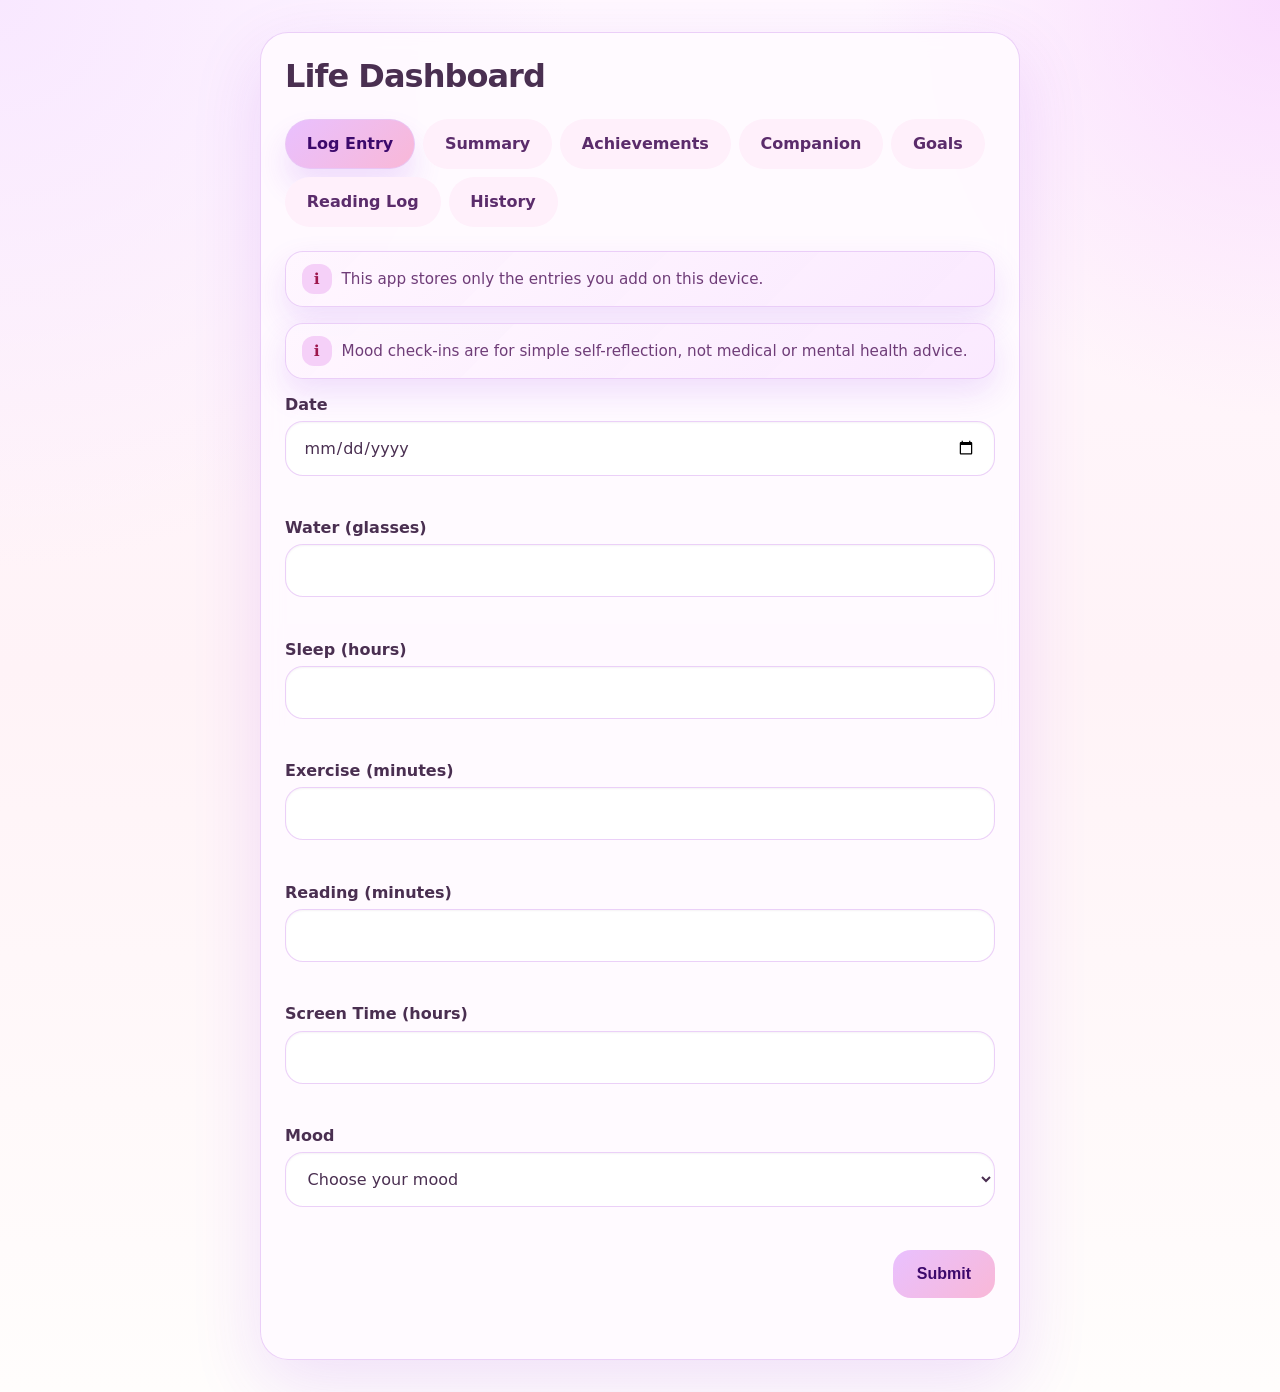
<file: index.html>
<!DOCTYPE html>
<html lang="en">
<head>
  <meta charset="UTF-8" />
  <meta name="viewport" content="width=device-width, initial-scale=1.0" />
  <title>Life Dashboard</title>
  <script src="theme.js"></script>
  <link rel="stylesheet" href="styles.css" />
</head>
<body>
  <main>
    <h1>Life Dashboard</h1>
    <nav class="page-tabs" aria-label="Primary">
      <a class="page-tab active" href="index.html" aria-current="page">Log Entry</a>
      <a class="page-tab" href="summary.html">Summary</a>
      <a class="page-tab" href="achievements.html">Achievements</a>
      <a class="page-tab" href="companion.html">Companion</a>
      <a class="page-tab" href="goals.html">Goals</a>
      <a class="page-tab" href="reading-log.html">Reading Log</a>
      <a class="page-tab" href="history.html">History</a>
    </nav>
    <div class="data-notice" role="status" aria-live="polite">
      <span class="notice-icon">ℹ</span>
      <span>This app stores only the entries you add on this device.</span>
    </div>
    <div class="data-notice mood-note" role="note">
      <span class="notice-icon">ℹ</span>
      <span>Mood check-ins are for simple self-reflection, not medical or mental health advice.</span>
    </div>

    <div id="edit-notice" class="edit-notice hidden" role="status">
      <p id="edit-notice-text">Editing an existing entry. Your changes will update this saved day.</p>
      <a class="button-link secondary-link" href="history.html">Cancel Edit</a>
    </div>

    <form id="entry-form" novalidate>
      <div class="field-group">
        <label for="date">Date</label>
        <input id="date" name="date" type="date" required />
        <span class="field-error" id="date-error"></span>
      </div>

      <div class="field-group">
        <label for="water">Water (glasses)</label>
        <input id="water" name="water" type="number" min="0" max="30" required />
        <span class="field-error" id="water-error"></span>
      </div>

      <div class="field-group">
        <label for="sleep">Sleep (hours)</label>
        <input id="sleep" name="sleep" type="number" min="0" max="24" step="0.1" required />
        <span class="field-error" id="sleep-error"></span>
      </div>

      <div class="field-group">
        <label for="exercise">Exercise (minutes)</label>
        <input id="exercise" name="exercise" type="number" min="0" max="600" required />
        <span class="field-error" id="exercise-error"></span>
      </div>

      <div class="field-group">
        <label for="reading">Reading (minutes)</label>
        <input id="reading" name="reading" type="number" min="0" max="600" required />
        <span class="field-error" id="reading-error"></span>
      </div>

      <div class="field-group">
        <label for="screenTime">Screen Time (hours)</label>
        <input id="screenTime" name="screenTime" type="number" min="0" max="24" step="0.1" required />
        <span class="field-error" id="screenTime-error"></span>
      </div>

      <div class="field-group">
        <label for="mood">Mood</label>
        <select id="mood" name="mood" required>
          <option value="">Choose your mood</option>
          <option value="Great 😊">Great 😊</option>
          <option value="Good 🙂">Good 🙂</option>
          <option value="Okay 😐">Okay 😐</option>
          <option value="Low 🙁">Low 🙁</option>
          <option value="Tired 😴">Tired 😴</option>
        </select>
        <span class="field-error" id="mood-error"></span>
      </div>

      <div class="actions">
        <button id="submit-entry-button" type="submit">Submit</button>
      </div>
      <p id="feedback-message" class="feedback" aria-live="polite"></p>
      <div id="duplicate-warning" class="duplicate-warning hidden" role="alert">
        <p>You already have an entry for this date.</p>
        <div class="duplicate-actions">
          <button id="cancel-duplicate" type="button" class="secondary-button">Cancel</button>
          <button id="save-duplicate" type="button">Save Anyway</button>
        </div>
      </div>
    </form>

    <section id="success-state" class="success-state hidden" aria-live="polite">
      <p class="success-title">✓ RESPONSE SUBMITTED</p>
      <p class="success-copy">Your daily habits have been saved successfully.</p>
      <a id="view-summary-button" class="button-link" href="summary.html">View Summary →</a>
    </section>
    <div id="companion-popup" class="companion-popup hidden" role="dialog" aria-modal="true" aria-labelledby="companion-popup-message">
      <div class="companion-popup-card">
        <button id="close-companion-popup" class="popup-close" type="button" aria-label="Close">×</button>
        <div id="companion-popup-icon" class="companion-popup-icon">🐱</div>
        <p id="companion-popup-message">Purrfect work! You completed a goal today.</p>
      </div>
    </div>
  </main>
  <script src="script.js"></script>
</body>
</html>
</file>
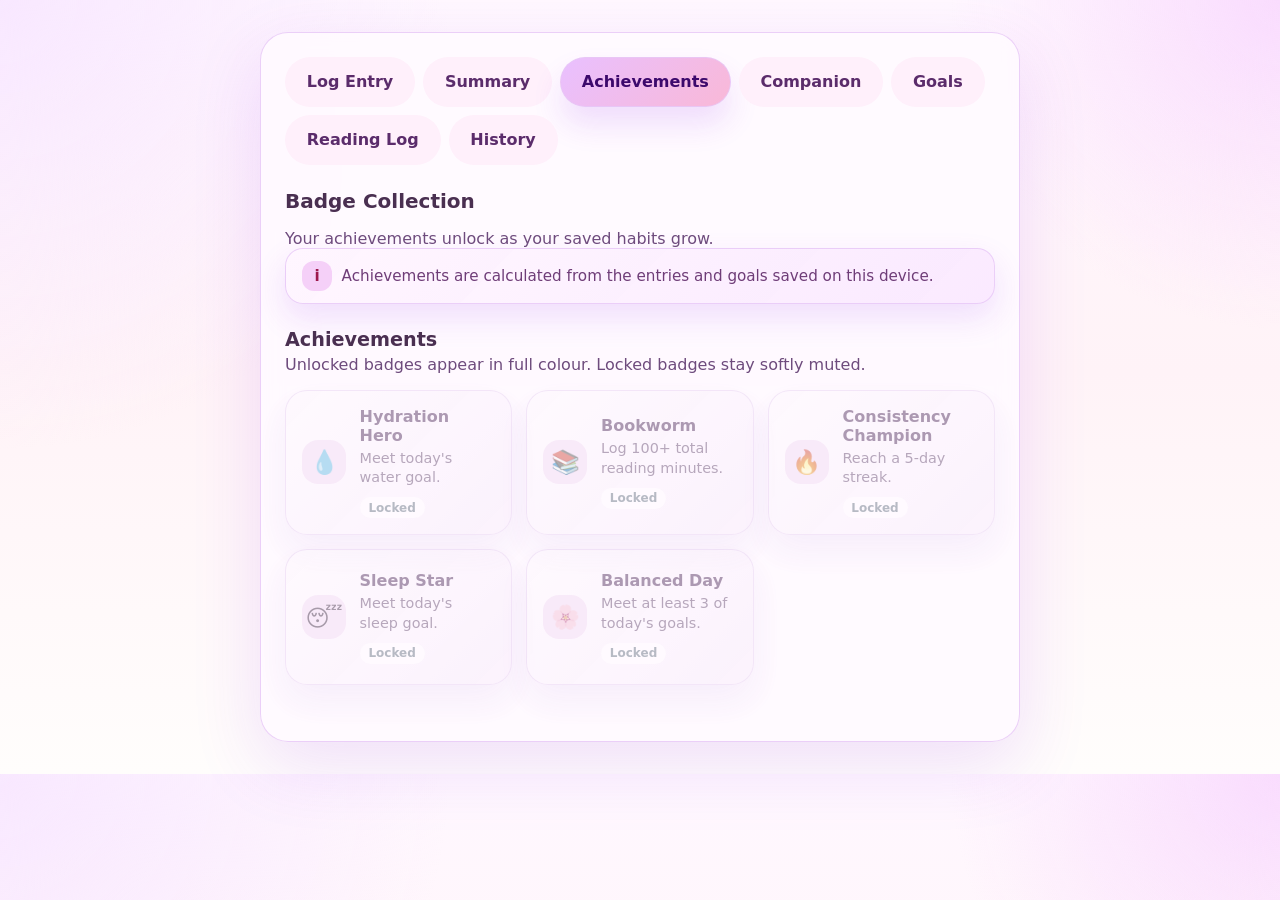
<file: achievements.html>
<!DOCTYPE html>
<html lang="en">
<head>
  <meta charset="UTF-8" />
  <meta name="viewport" content="width=device-width, initial-scale=1.0" />
  <title>Life Dashboard Achievements</title>
  <script src="theme.js"></script>
  <link rel="stylesheet" href="styles.css" />
</head>
<body>
  <main>
    <nav class="page-tabs" aria-label="Primary">
      <a class="page-tab" href="index.html">Log Entry</a>
      <a class="page-tab" href="summary.html">Summary</a>
      <a class="page-tab active" href="achievements.html" aria-current="page">Achievements</a>
      <a class="page-tab" href="companion.html">Companion</a>
      <a class="page-tab" href="goals.html">Goals</a>
      <a class="page-tab" href="reading-log.html">Reading Log</a>
      <a class="page-tab" href="history.html">History</a>
    </nav>

    <section class="summary-header">
      <p class="success-title">Badge Collection</p>
      <p class="summary-copy">Your achievements unlock as your saved habits grow.</p>
      <div class="data-notice" role="status" aria-live="polite">
        <span class="notice-icon">i</span>
        <span>Achievements are calculated from the entries and goals saved on this device.</span>
      </div>
    </section>

    <section class="achievements-section" aria-labelledby="achievements-title">
      <div class="achievements-heading">
        <h2 id="achievements-title">Achievements</h2>
        <p>Unlocked badges appear in full colour. Locked badges stay softly muted.</p>
      </div>
      <div class="achievements-grid badge-collection">
        <div class="achievement-card locked" id="achievement-hydration">
          <span class="achievement-icon">💧</span>
          <div>
            <p class="achievement-title">Hydration Hero</p>
            <p class="achievement-copy">Meet today's water goal.</p>
            <p class="achievement-status">Locked</p>
          </div>
        </div>
        <div class="achievement-card locked" id="achievement-bookworm">
          <span class="achievement-icon">📚</span>
          <div>
            <p class="achievement-title">Bookworm</p>
            <p class="achievement-copy">Log 100+ total reading minutes.</p>
            <p class="achievement-status">Locked</p>
          </div>
        </div>
        <div class="achievement-card locked" id="achievement-consistency">
          <span class="achievement-icon">🔥</span>
          <div>
            <p class="achievement-title">Consistency Champion</p>
            <p class="achievement-copy">Reach a 5-day streak.</p>
            <p class="achievement-status">Locked</p>
          </div>
        </div>
        <div class="achievement-card locked" id="achievement-sleep">
          <span class="achievement-icon">😴</span>
          <div>
            <p class="achievement-title">Sleep Star</p>
            <p class="achievement-copy">Meet today's sleep goal.</p>
            <p class="achievement-status">Locked</p>
          </div>
        </div>
        <div class="achievement-card locked" id="achievement-balanced">
          <span class="achievement-icon">🌸</span>
          <div>
            <p class="achievement-title">Balanced Day</p>
            <p class="achievement-copy">Meet at least 3 of today's goals.</p>
            <p class="achievement-status">Locked</p>
          </div>
        </div>
      </div>
    </section>
  </main>

  <script>
    const STORAGE_KEY = 'lifeDashboardEntries';
    const GOALS_STORAGE_KEY = 'lifeDashboardGoals';
    const USER_NAME_STORAGE_KEY = 'lifeDashboardUserName';

    const DEFAULT_GOALS = {
      water: 8,
      sleep: 8,
      exercise: 30,
      reading: 20,
      screenTime: 4,
    };

    const HABIT_DETAILS = {
      water: { type: 'minimum' },
      sleep: { type: 'minimum' },
      exercise: { type: 'minimum' },
      reading: { type: 'minimum' },
      screenTime: { type: 'maximum' },
    };

    function loadEntries() {
      const saved = localStorage.getItem(STORAGE_KEY);
      if (!saved) return [];

      try {
        const parsed = JSON.parse(saved);
        return Array.isArray(parsed) ? parsed : [];
      } catch {
        return [];
      }
    }

    function loadGoals() {
      const saved = localStorage.getItem(GOALS_STORAGE_KEY);
      if (!saved) return DEFAULT_GOALS;

      try {
        return { ...DEFAULT_GOALS, ...JSON.parse(saved) };
      } catch {
        return DEFAULT_GOALS;
      }
    }

    function loadUserName() {
      return localStorage.getItem(USER_NAME_STORAGE_KEY) || '';
    }

    function todayYMD() {
      const d = new Date();
      const y = d.getFullYear();
      const m = String(d.getMonth() + 1).padStart(2, '0');
      const day = String(d.getDate()).padStart(2, '0');
      return `${y}-${m}-${day}`;
    }

    function dateToYMD(date) {
      const y = date.getFullYear();
      const m = String(date.getMonth() + 1).padStart(2, '0');
      const day = String(date.getDate()).padStart(2, '0');
      return `${y}-${m}-${day}`;
    }

    function calculateCurrentStreak(entries) {
      const entryDates = new Set(
        (entries || [])
          .filter(entry => entry && entry.date)
          .map(entry => entry.date)
      );

      let streak = 0;
      const checkDate = new Date();

      while (entryDates.has(dateToYMD(checkDate))) {
        streak += 1;
        checkDate.setDate(checkDate.getDate() - 1);
      }

      return streak;
    }

    function goalIsMet(key, todaysEntry, goals) {
      if (!todaysEntry) return false;

      const details = HABIT_DETAILS[key];
      const value = Number(todaysEntry[key]);
      const goal = Number(goals[key]);

      return details.type === 'maximum' ? value <= goal : value >= goal;
    }

    function countMetGoals(todaysEntry, goals) {
      return Object.keys(HABIT_DETAILS).filter((key) => goalIsMet(key, todaysEntry, goals)).length;
    }

    function setAchievement(id, unlocked) {
      const card = document.getElementById(id);
      const status = card.querySelector('.achievement-status');
      const name = loadUserName();
      card.classList.toggle('unlocked', unlocked);
      card.classList.toggle('locked', !unlocked);
      status.textContent = unlocked ? (name ? `Amazing work today, ${name}!` : 'Unlocked') : 'Locked';
    }

    function updateAchievements() {
      const entries = loadEntries();
      const goals = loadGoals();
      const today = todayYMD();
      const todays = entries.filter(entry => entry && entry.date === today);
      const todaysEntry = todays.length ? todays[todays.length - 1] : null;
      const totalReading = entries.reduce((sum, entry) => sum + Number(entry.reading || 0), 0);
      const currentStreak = calculateCurrentStreak(entries);
      const metGoals = countMetGoals(todaysEntry, goals);

      setAchievement('achievement-hydration', goalIsMet('water', todaysEntry, goals));
      setAchievement('achievement-bookworm', totalReading >= 100);
      setAchievement('achievement-consistency', currentStreak >= 5);
      setAchievement('achievement-sleep', goalIsMet('sleep', todaysEntry, goals));
      setAchievement('achievement-balanced', metGoals >= 3);
    }

    updateAchievements();
  </script>
</body>
</html>
</file>
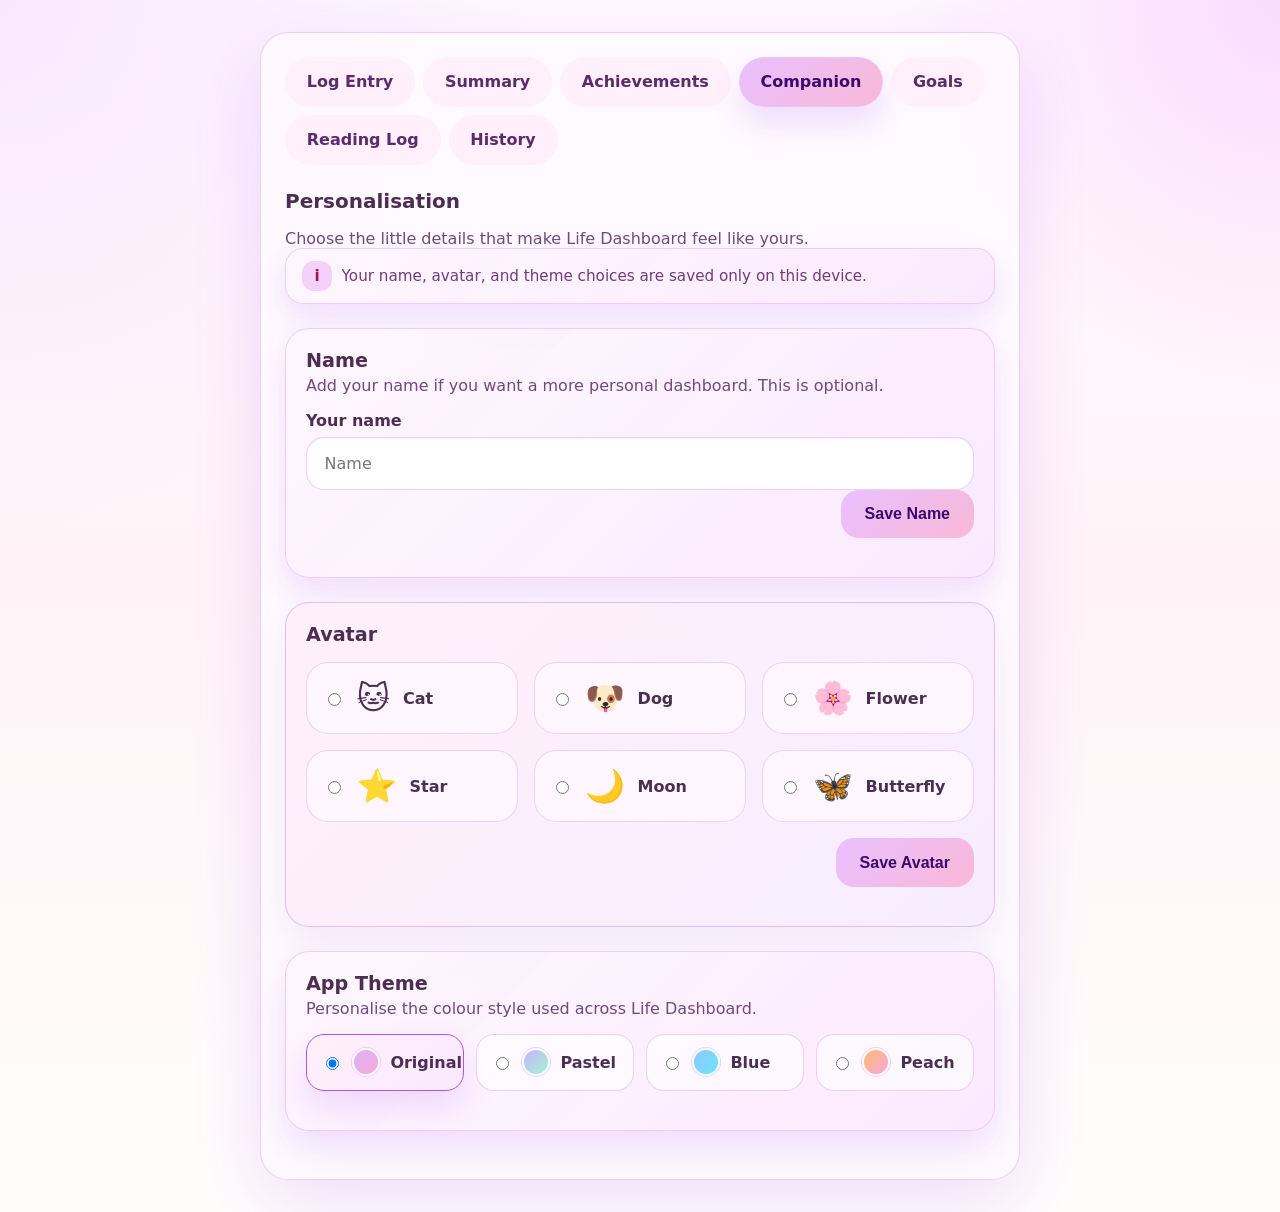
<file: companion.html>
<!DOCTYPE html>
<html lang="en">
<head>
  <meta charset="UTF-8" />
  <meta name="viewport" content="width=device-width, initial-scale=1.0" />
  <title>Life Dashboard Avatar</title>
  <script src="theme.js"></script>
  <link rel="stylesheet" href="styles.css" />
</head>
<body>
  <main>
    <nav class="page-tabs" aria-label="Primary">
      <a class="page-tab" href="index.html">Log Entry</a>
      <a class="page-tab" href="summary.html">Summary</a>
      <a class="page-tab" href="achievements.html">Achievements</a>
      <a class="page-tab active" href="companion.html" aria-current="page">Companion</a>
      <a class="page-tab" href="goals.html">Goals</a>
      <a class="page-tab" href="reading-log.html">Reading Log</a>
      <a class="page-tab" href="history.html">History</a>
    </nav>

    <section class="summary-header">
      <p class="success-title">Personalisation</p>
      <p class="summary-copy">Choose the little details that make Life Dashboard feel like yours.</p>
      <div class="data-notice" role="status" aria-live="polite">
        <span class="notice-icon">i</span>
        <span>Your name, avatar, and theme choices are saved only on this device.</span>
      </div>
    </section>

    <section class="personalisation-section" aria-labelledby="name-title">
      <div class="theme-heading">
        <h2 id="name-title">Name</h2>
        <p>Add your name if you want a more personal dashboard. This is optional.</p>
      </div>

      <div class="field-group">
        <label for="user-name">Your name</label>
        <input id="user-name" name="userName" type="text" maxlength="40" placeholder="Name" />
      </div>
      <div class="actions">
        <button id="save-name" type="button">Save Name</button>
      </div>
      <p id="name-feedback" class="feedback" aria-live="polite"></p>
    </section>

    <section class="companion-picker" aria-labelledby="companion-title">
      <h2 id="companion-title">Avatar</h2>
      <div class="companion-options">
        <label class="companion-option">
          <input type="radio" name="companion" value="cat" />
          <span class="companion-emoji">🐱</span>
          <span>Cat</span>
        </label>
        <label class="companion-option">
          <input type="radio" name="companion" value="dog" />
          <span class="companion-emoji">🐶</span>
          <span>Dog</span>
        </label>
        <label class="companion-option">
          <input type="radio" name="companion" value="flower" />
          <span class="companion-emoji">🌸</span>
          <span>Flower</span>
        </label>
        <label class="companion-option">
          <input type="radio" name="companion" value="star" />
          <span class="companion-emoji">⭐</span>
          <span>Star</span>
        </label>
        <label class="companion-option">
          <input type="radio" name="companion" value="moon" />
          <span class="companion-emoji">🌙</span>
          <span>Moon</span>
        </label>
        <label class="companion-option">
          <input type="radio" name="companion" value="butterfly" />
          <span class="companion-emoji">🦋</span>
          <span>Butterfly</span>
        </label>
      </div>
      <div class="actions">
        <button id="save-companion" type="button">Save Avatar</button>
      </div>
      <p id="companion-feedback" class="feedback" aria-live="polite"></p>
    </section>

    <section class="theme-section" aria-labelledby="theme-title">
      <div class="theme-heading">
        <h2 id="theme-title">App Theme</h2>
        <p>Personalise the colour style used across Life Dashboard.</p>
      </div>

      <div class="theme-options" role="radiogroup" aria-label="App theme">
        <label class="theme-option theme-option-original">
          <input type="radio" name="app-theme" value="original" />
          <span class="theme-swatch"></span>
          <span>Original</span>
        </label>
        <label class="theme-option theme-option-pastel">
          <input type="radio" name="app-theme" value="pastel" />
          <span class="theme-swatch"></span>
          <span>Pastel</span>
        </label>
        <label class="theme-option theme-option-blue">
          <input type="radio" name="app-theme" value="blue" />
          <span class="theme-swatch"></span>
          <span>Blue</span>
        </label>
        <label class="theme-option theme-option-peach">
          <input type="radio" name="app-theme" value="peach" />
          <span class="theme-swatch"></span>
          <span>Peach</span>
        </label>
      </div>
      <p id="theme-feedback" class="feedback success" aria-live="polite"></p>
    </section>
  </main>

  <script>
    const COMPANION_STORAGE_KEY = 'lifeDashboardCompanion';
    const USER_NAME_STORAGE_KEY = 'lifeDashboardUserName';
    const feedback = document.getElementById('companion-feedback');
    const nameInput = document.getElementById('user-name');
    const nameFeedback = document.getElementById('name-feedback');
    const avatarDetails = {
      cat: { name: 'Cat' },
      dog: { name: 'Dog' },
      flower: { name: 'Flower' },
      star: { name: 'Star' },
      moon: { name: 'Moon' },
      butterfly: { name: 'Butterfly' },
    };

    function loadCompanion() {
      return localStorage.getItem(COMPANION_STORAGE_KEY) || '';
    }

    function loadUserName() {
      return localStorage.getItem(USER_NAME_STORAGE_KEY) || '';
    }

    function fillSavedName() {
      nameInput.value = loadUserName();
    }

    function selectSavedCompanion() {
      const savedCompanion = loadCompanion();
      if (!savedCompanion) return;

      const option = document.querySelector(`input[name="companion"][value="${savedCompanion}"]`);
      if (option) option.checked = true;
    }

    document.getElementById('save-companion').addEventListener('click', () => {
      const selected = document.querySelector('input[name="companion"]:checked');

      if (!selected) {
        feedback.textContent = 'Please choose an avatar.';
        feedback.className = 'feedback error';
        return;
      }

      localStorage.setItem(COMPANION_STORAGE_KEY, selected.value);
      feedback.textContent = `${avatarDetails[selected.value].name} avatar saved.`;
      feedback.className = 'feedback success';
    });

    document.getElementById('save-name').addEventListener('click', () => {
      const name = nameInput.value.trim();

      if (name) {
        localStorage.setItem(USER_NAME_STORAGE_KEY, name);
        nameFeedback.textContent = `Name saved. Welcome, ${name}.`;
      } else {
        localStorage.removeItem(USER_NAME_STORAGE_KEY);
        nameFeedback.textContent = 'Name cleared. Generic messages will be used.';
      }

      nameFeedback.className = 'feedback success';
    });

    function updateThemeSelection(theme) {
      document.querySelectorAll('input[name="app-theme"]').forEach((input) => {
        input.checked = input.value === theme;
      });
    }

    document.querySelectorAll('input[name="app-theme"]').forEach((input) => {
      input.addEventListener('change', () => {
        saveTheme(input.value);
        updateThemeSelection(input.value);
        document.getElementById('theme-feedback').textContent = 'Theme saved.';
      });
    });

    selectSavedCompanion();
    fillSavedName();
    updateThemeSelection(getSavedTheme());
  </script>
</body>
</html>
</file>
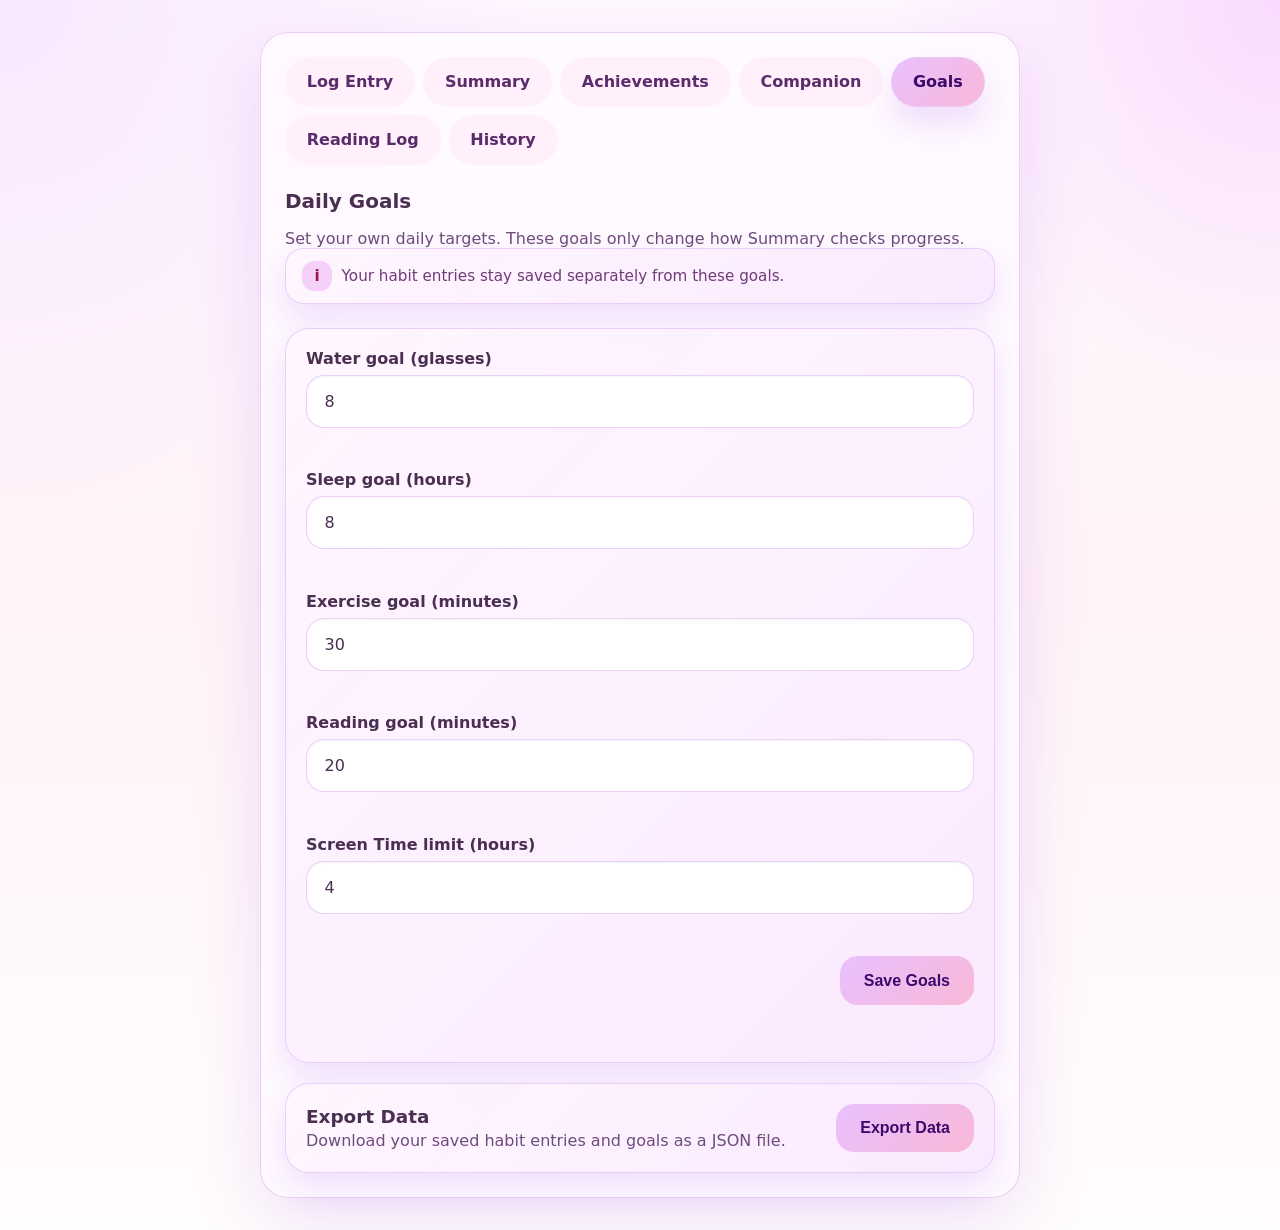
<file: goals.html>
<!DOCTYPE html>
<html lang="en">
<head>
  <meta charset="UTF-8" />
  <meta name="viewport" content="width=device-width, initial-scale=1.0" />
  <title>Life Dashboard Goals</title>
  <script src="theme.js"></script>
  <link rel="stylesheet" href="styles.css" />
</head>
<body>
  <main>
    <nav class="page-tabs" aria-label="Primary">
      <a class="page-tab" href="index.html">Log Entry</a>
      <a class="page-tab" href="summary.html">Summary</a>
      <a class="page-tab" href="achievements.html">Achievements</a>
      <a class="page-tab" href="companion.html">Companion</a>
      <a class="page-tab active" href="goals.html" aria-current="page">Goals</a>
      <a class="page-tab" href="reading-log.html">Reading Log</a>
      <a class="page-tab" href="history.html">History</a>
    </nav>

    <section class="summary-header">
      <p class="success-title">Daily Goals</p>
      <p class="summary-copy">Set your own daily targets. These goals only change how Summary checks progress.</p>
      <div class="data-notice" role="status" aria-live="polite">
        <span class="notice-icon">i</span>
        <span>Your habit entries stay saved separately from these goals.</span>
      </div>
    </section>

    <form id="goals-form" class="goals-form" novalidate>
      <div class="field-group">
        <label for="water-goal-input">Water goal (glasses)</label>
        <input id="water-goal-input" name="water" type="number" min="0" max="30" step="1" required />
        <span class="field-error" id="water-goal-error"></span>
      </div>

      <div class="field-group">
        <label for="sleep-goal-input">Sleep goal (hours)</label>
        <input id="sleep-goal-input" name="sleep" type="number" min="0" max="24" step="0.1" required />
        <span class="field-error" id="sleep-goal-error"></span>
      </div>

      <div class="field-group">
        <label for="exercise-goal-input">Exercise goal (minutes)</label>
        <input id="exercise-goal-input" name="exercise" type="number" min="0" max="600" step="1" required />
        <span class="field-error" id="exercise-goal-error"></span>
      </div>

      <div class="field-group">
        <label for="reading-goal-input">Reading goal (minutes)</label>
        <input id="reading-goal-input" name="reading" type="number" min="0" max="600" step="1" required />
        <span class="field-error" id="reading-goal-error"></span>
      </div>

      <div class="field-group">
        <label for="screenTime-goal-input">Screen Time limit (hours)</label>
        <input id="screenTime-goal-input" name="screenTime" type="number" min="0" max="24" step="0.1" required />
        <span class="field-error" id="screenTime-goal-error"></span>
      </div>

      <div class="actions">
        <button type="submit">Save Goals</button>
      </div>
      <p id="goals-feedback" class="feedback" aria-live="polite"></p>
    </form>

    <section class="export-section" aria-labelledby="export-title">
      <div>
        <h2 id="export-title">Export Data</h2>
        <p>Download your saved habit entries and goals as a JSON file.</p>
      </div>
      <button id="export-data-button" type="button">Export Data</button>
    </section>
  </main>

  <script>
    const ENTRIES_STORAGE_KEY = 'lifeDashboardEntries';
    const GOALS_STORAGE_KEY = 'lifeDashboardGoals';

    const defaultGoals = {
      water: 8,
      sleep: 8,
      exercise: 30,
      reading: 20,
      screenTime: 4,
    };

    const goalFields = {
      water: {
        input: document.getElementById('water-goal-input'),
        error: document.getElementById('water-goal-error'),
        label: 'Water goal',
        max: 30,
      },
      sleep: {
        input: document.getElementById('sleep-goal-input'),
        error: document.getElementById('sleep-goal-error'),
        label: 'Sleep goal',
        max: 24,
      },
      exercise: {
        input: document.getElementById('exercise-goal-input'),
        error: document.getElementById('exercise-goal-error'),
        label: 'Exercise goal',
        max: 600,
      },
      reading: {
        input: document.getElementById('reading-goal-input'),
        error: document.getElementById('reading-goal-error'),
        label: 'Reading goal',
        max: 600,
      },
      screenTime: {
        input: document.getElementById('screenTime-goal-input'),
        error: document.getElementById('screenTime-goal-error'),
        label: 'Screen Time limit',
        max: 24,
      },
    };

    function loadSavedGoals() {
      const saved = localStorage.getItem(GOALS_STORAGE_KEY);
      if (!saved) return defaultGoals;

      try {
        return { ...defaultGoals, ...JSON.parse(saved) };
      } catch {
        return defaultGoals;
      }
    }

    function setError(field, message) {
      const group = field.input.closest('.field-group');
      if (group) group.classList.toggle('invalid', Boolean(message));
      field.error.textContent = message;
    }

    function validateGoal(field) {
      const value = field.input.value.trim();
      if (value === '') return `${field.label} is required.`;

      const number = Number(value);
      if (Number.isNaN(number) || number < 0) {
        return `${field.label} cannot be negative.`;
      }

      if (number > field.max) {
        return `${field.label} cannot be over ${field.max}.`;
      }

      return '';
    }

    function validateForm() {
      let valid = true;

      Object.values(goalFields).forEach((field) => {
        const message = validateGoal(field);
        setError(field, message);
        if (message) valid = false;
      });

      return valid;
    }

    function fillForm() {
      const savedGoals = loadSavedGoals();
      Object.entries(goalFields).forEach(([key, field]) => {
        field.input.value = savedGoals[key];
      });
    }

    function loadSavedEntries() {
      const saved = localStorage.getItem(ENTRIES_STORAGE_KEY);
      if (!saved) return [];

      try {
        const entries = JSON.parse(saved);
        return Array.isArray(entries) ? entries : [];
      } catch {
        return [];
      }
    }

    function exportData() {
      const exportFile = {
        entries: loadSavedEntries(),
        goals: loadSavedGoals(),
        exportedAt: new Date().toISOString(),
      };
      const fileText = JSON.stringify(exportFile, null, 2);
      const fileBlob = new Blob([fileText], { type: 'application/json' });
      const downloadUrl = URL.createObjectURL(fileBlob);
      const downloadLink = document.createElement('a');

      downloadLink.href = downloadUrl;
      downloadLink.download = 'life-dashboard-data.json';
      downloadLink.click();
      URL.revokeObjectURL(downloadUrl);
    }

    document.getElementById('goals-form').addEventListener('submit', (event) => {
      event.preventDefault();
      const feedback = document.getElementById('goals-feedback');

      if (!validateForm()) {
        feedback.textContent = 'Please fix the highlighted goals.';
        feedback.className = 'feedback error';
        return;
      }

      const goals = Object.fromEntries(
        Object.entries(goalFields).map(([key, field]) => [key, Number(field.input.value)])
      );

      localStorage.setItem(GOALS_STORAGE_KEY, JSON.stringify(goals));
      feedback.textContent = 'Goals saved. Your Summary page will use these targets now.';
      feedback.className = 'feedback success';
    });

    Object.values(goalFields).forEach((field) => {
      field.input.addEventListener('input', () => {
        setError(field, validateGoal(field));
      });
    });

    document.getElementById('export-data-button').addEventListener('click', exportData);

    fillForm();
  </script>
</body>
</html>
</file>
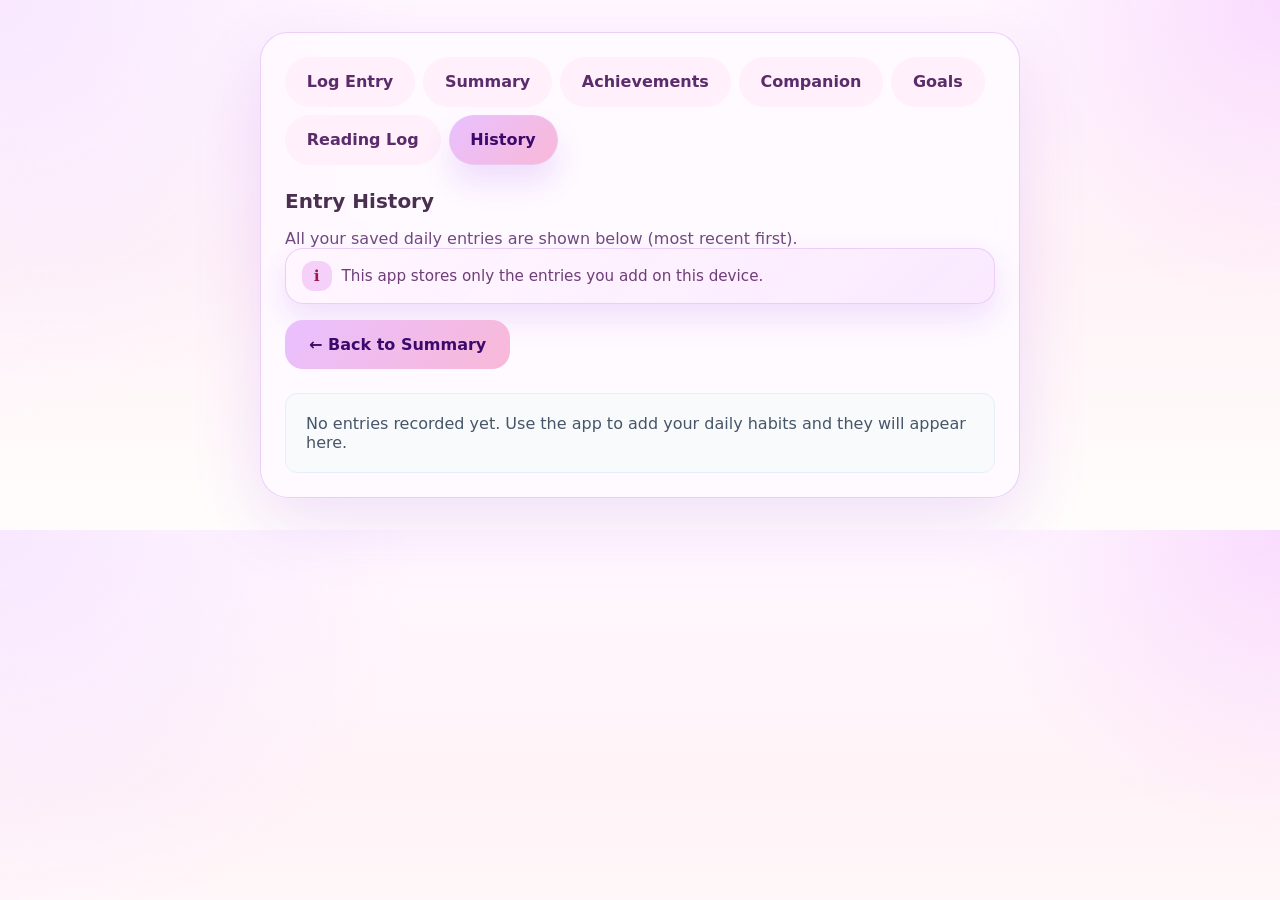
<file: history.html>
<!DOCTYPE html>
<html lang="en">
<head>
  <meta charset="UTF-8" />
  <meta name="viewport" content="width=device-width, initial-scale=1.0" />
  <title>Life Dashboard — History</title>
  <script src="theme.js"></script>
  <link rel="stylesheet" href="styles.css" />
</head>
<body>
  <main>
    <nav class="page-tabs" aria-label="Primary">
      <a class="page-tab" href="index.html">Log Entry</a>
      <a class="page-tab" href="summary.html">Summary</a>
      <a class="page-tab" href="achievements.html">Achievements</a>
      <a class="page-tab" href="companion.html">Companion</a>
      <a class="page-tab" href="goals.html">Goals</a>
      <a class="page-tab" href="reading-log.html">Reading Log</a>
      <a class="page-tab active" href="history.html" aria-current="page">History</a>
    </nav>

    <section class="summary-header">
      <p class="success-title">Entry History</p>
      <p class="summary-copy">All your saved daily entries are shown below (most recent first).</p>
      <div class="data-notice" role="status" aria-live="polite">
        <span class="notice-icon">ℹ</span>
        <span>This app stores only the entries you add on this device.</span>
      </div>
      <div class="summary-actions">
        <a class="button-link" href="summary.html">← Back to Summary</a>
      </div>
    </section>

    <section>
      <p id="history-feedback" class="feedback success hidden" aria-live="polite">Entry updated successfully.</p>
      <div id="history-area">
        <!-- table or no-entries message injected here -->
      </div>
    </section>
  </main>

  <script>
    const STORAGE_KEY = 'lifeDashboardEntries';

    function loadEntries() {
      const saved = localStorage.getItem(STORAGE_KEY);
      if (!saved) return [];

      try {
        const parsed = JSON.parse(saved);
        return Array.isArray(parsed) ? parsed : [];
      } catch {
        return [];
      }
    }

    function renderHistory(entries) {
      const container = document.getElementById('history-area');
      container.innerHTML = '';

      if (!entries || entries.length === 0) {
        const msg = document.createElement('div');
        msg.className = 'no-entries';
        msg.textContent = 'No entries recorded yet. Use the app to add your daily habits and they will appear here.';
        container.appendChild(msg);
        return;
      }

      const wrap = document.createElement('div');
      wrap.className = 'history-wrap';

      const table = document.createElement('table');
      table.className = 'history-table';

      const thead = document.createElement('thead');
      thead.innerHTML = `
        <tr>
          <th>Date</th>
          <th>Water</th>
          <th>Sleep</th>
          <th>Exercise</th>
          <th>Reading</th>
          <th>Screen Time</th>
          <th>Mood</th>
          <th>Action</th>
        </tr>
      `;

      table.appendChild(thead);

      const tbody = document.createElement('tbody');

      // map entries to include original index, then sort by date (newest first)
      const mapped = entries.map((entry, idx) => ({ entry, idx }));
      mapped.sort((a, b) => {
        const da = new Date(a.entry.date || 0).getTime();
        const db = new Date(b.entry.date || 0).getTime();
        return db - da; // newest first
      });

      for (const item of mapped) {
        const e = item.entry;
        const originalIndex = item.idx;
        const tr = document.createElement('tr');
        tr.innerHTML = `
          <td>${e.date || '—'}</td>
          <td>${e.water != null ? e.water : '—'}</td>
          <td>${e.sleep != null ? e.sleep : '—'}</td>
          <td>${e.exercise != null ? e.exercise : '—'}</td>
          <td>${e.reading != null ? e.reading : '—'}</td>
          <td>${e.screenTime != null ? e.screenTime : '—'}</td>
          <td>${e.mood || '—'}</td>
          <td>
            <div class="history-actions">
              <a class="edit-entry" href="index.html?editIndex=${originalIndex}">Edit</a>
              <button class="delete-entry" data-index="${originalIndex}">Remove</button>
            </div>
          </td>
        `;
        tbody.appendChild(tr);
      }

      table.appendChild(tbody);
      wrap.appendChild(table);
      container.appendChild(wrap);
    }

      // attach delete handler (event delegation) to the history container
      const containerEl = document.getElementById('history-area');
      containerEl.addEventListener('click', (ev) => {
        const btn = ev.target.closest('.delete-entry');
        if (!btn) return;
        const idx = Number(btn.dataset.index);
        if (!Number.isInteger(idx)) return;

        const all = loadEntries();
        if (!all[idx]) return;

        // remove only the entry at original index
        all.splice(idx, 1);
        localStorage.setItem(STORAGE_KEY, JSON.stringify(all));

        // re-render and update any entries count element
        renderHistory(all);
        const countEl = document.getElementById('entries-saved');
        if (countEl) countEl.textContent = all.length;
      });

      const params = new URLSearchParams(window.location.search);
      const updatedMessage = document.getElementById('history-feedback');
      if (params.get('updated') === '1') {
        updatedMessage.classList.remove('hidden');
      }

      const entries = loadEntries();
      renderHistory(entries);
  </script>
</body>
</html>
</file>
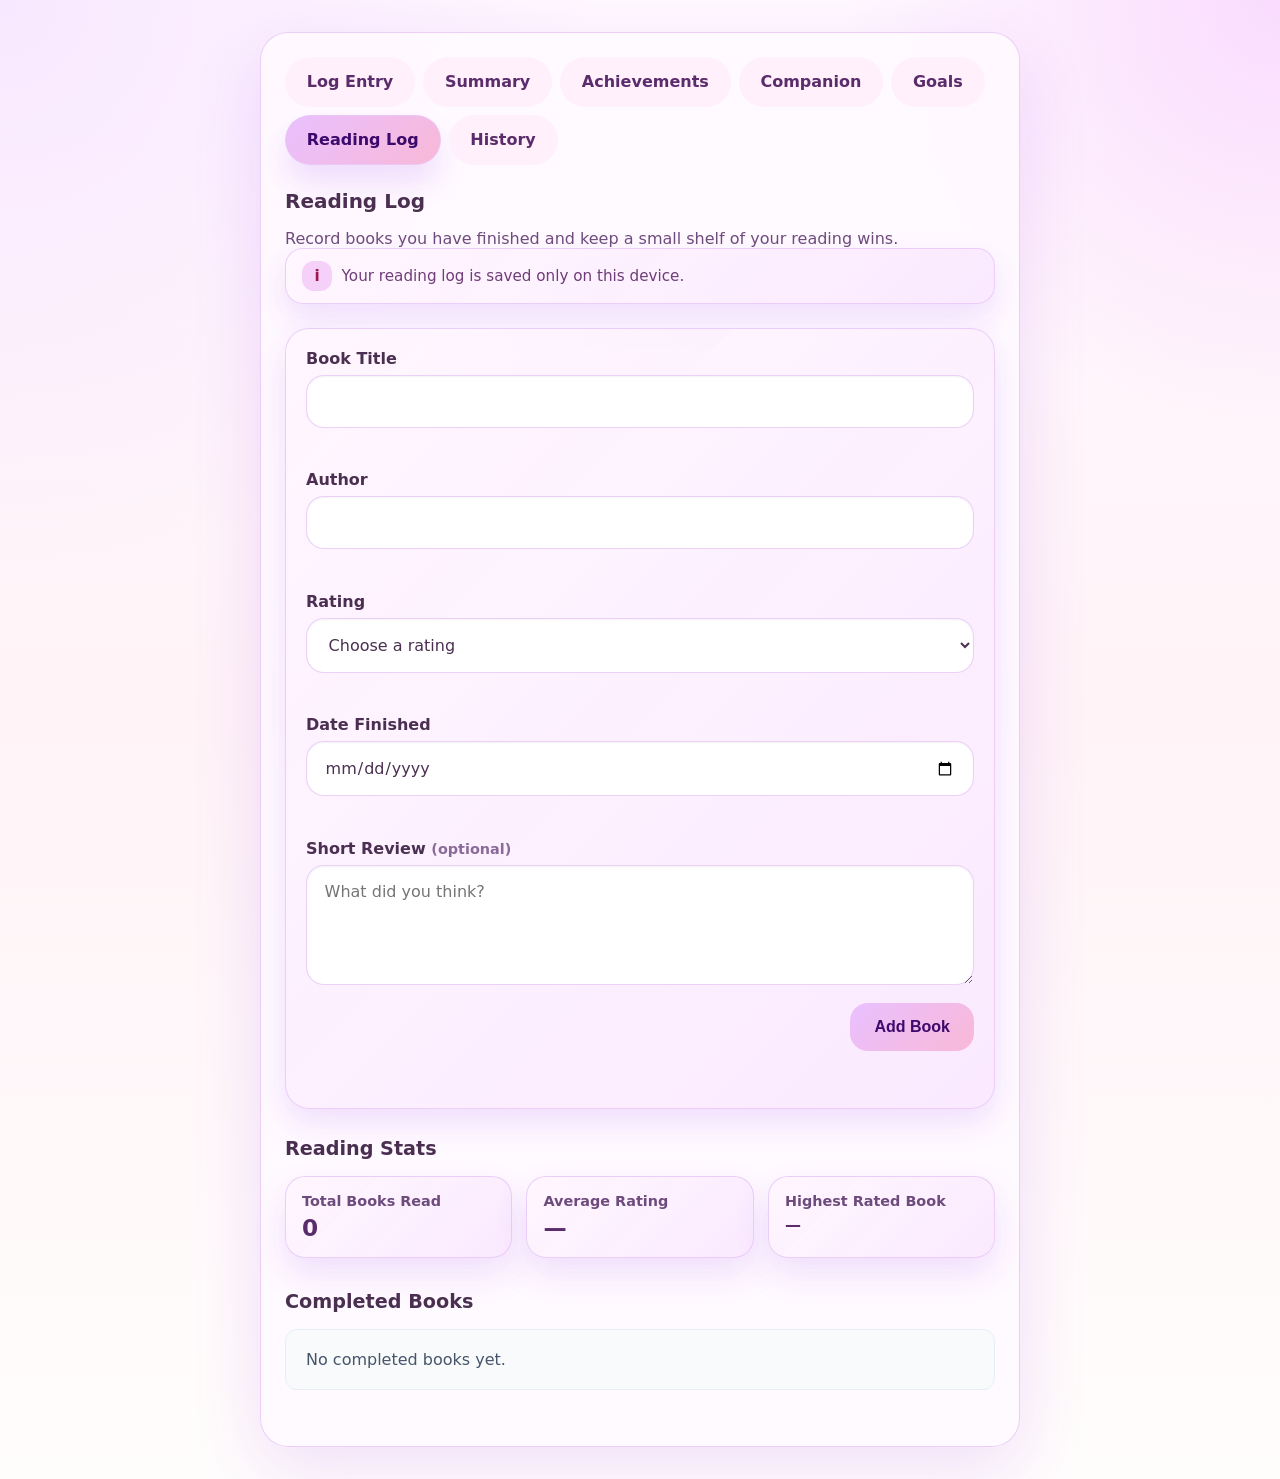
<file: reading-log.html>
<!DOCTYPE html>
<html lang="en">
<head>
  <meta charset="UTF-8" />
  <meta name="viewport" content="width=device-width, initial-scale=1.0" />
  <title>Life Dashboard Reading Log</title>
  <script src="theme.js"></script>
  <link rel="stylesheet" href="styles.css" />
</head>
<body>
  <main>
    <nav class="page-tabs" aria-label="Primary">
      <a class="page-tab" href="index.html">Log Entry</a>
      <a class="page-tab" href="summary.html">Summary</a>
      <a class="page-tab" href="achievements.html">Achievements</a>
      <a class="page-tab" href="companion.html">Companion</a>
      <a class="page-tab" href="goals.html">Goals</a>
      <a class="page-tab active" href="reading-log.html" aria-current="page">Reading Log</a>
      <a class="page-tab" href="history.html">History</a>
    </nav>

    <section class="summary-header">
      <p class="success-title">Reading Log</p>
      <p class="summary-copy">Record books you have finished and keep a small shelf of your reading wins.</p>
      <div class="data-notice" role="status" aria-live="polite">
        <span class="notice-icon">i</span>
        <span>Your reading log is saved only on this device.</span>
      </div>
    </section>

    <form id="reading-log-form" class="reading-log-form" novalidate>
      <div class="field-group" id="title-group">
        <label for="book-title">Book Title</label>
        <input id="book-title" name="title" type="text" required />
        <span class="field-error" id="title-error"></span>
      </div>

      <div class="field-group" id="author-group">
        <label for="book-author">Author</label>
        <input id="book-author" name="author" type="text" required />
        <span class="field-error" id="author-error"></span>
      </div>

      <div class="field-group" id="rating-group">
        <label for="book-rating">Rating</label>
        <select id="book-rating" name="rating" required>
          <option value="">Choose a rating</option>
          <option value="1">★☆☆☆☆</option>
          <option value="2">★★☆☆☆</option>
          <option value="3">★★★☆☆</option>
          <option value="4">★★★★☆</option>
          <option value="5">★★★★★</option>
        </select>
        <span class="field-error" id="rating-error"></span>
      </div>

      <div class="field-group" id="date-finished-group">
        <label for="date-finished">Date Finished</label>
        <input id="date-finished" name="dateFinished" type="date" required />
        <span class="field-error" id="date-finished-error"></span>
      </div>

      <div class="field-group">
        <label for="book-review">Short Review <span class="optional-label">(optional)</span></label>
        <textarea id="book-review" name="review" rows="4" placeholder="What did you think?"></textarea>
      </div>

      <div class="actions">
        <button type="submit">Add Book</button>
      </div>
      <p id="reading-feedback" class="feedback" aria-live="polite"></p>
    </form>

    <section class="reading-stats-section" aria-labelledby="reading-stats-title">
      <h2 id="reading-stats-title">Reading Stats</h2>
      <div class="reading-stats-grid">
        <div class="reading-stat-card">
          <p class="reading-stat-title">Total Books Read</p>
          <p class="reading-stat-value" id="total-books">0</p>
        </div>
        <div class="reading-stat-card">
          <p class="reading-stat-title">Average Rating</p>
          <p class="reading-stat-value" id="average-rating">—</p>
        </div>
        <div class="reading-stat-card">
          <p class="reading-stat-title">Highest Rated Book</p>
          <p class="reading-stat-value reading-stat-book" id="highest-rated-book">—</p>
        </div>
      </div>
    </section>

    <section class="reading-list-section" aria-labelledby="reading-list-title">
      <h2 id="reading-list-title">Completed Books</h2>
      <div id="reading-empty" class="no-entries">No completed books yet.</div>
      <div id="reading-list" class="reading-list"></div>
    </section>
  </main>

  <script>
    const READING_LOG_STORAGE_KEY = 'lifeDashboardReadingLog';

    const form = document.getElementById('reading-log-form');
    const feedback = document.getElementById('reading-feedback');
    const list = document.getElementById('reading-list');
    const emptyState = document.getElementById('reading-empty');

    const fields = {
      title: {
        input: document.getElementById('book-title'),
        group: document.getElementById('title-group'),
        error: document.getElementById('title-error'),
        message: 'Book title is required.',
      },
      author: {
        input: document.getElementById('book-author'),
        group: document.getElementById('author-group'),
        error: document.getElementById('author-error'),
        message: 'Author is required.',
      },
      rating: {
        input: document.getElementById('book-rating'),
        group: document.getElementById('rating-group'),
        error: document.getElementById('rating-error'),
        message: 'Rating is required.',
      },
      dateFinished: {
        input: document.getElementById('date-finished'),
        group: document.getElementById('date-finished-group'),
        error: document.getElementById('date-finished-error'),
        message: 'Date finished is required.',
      },
    };

    function loadBooks() {
      const saved = localStorage.getItem(READING_LOG_STORAGE_KEY);
      if (!saved) return [];

      try {
        const parsed = JSON.parse(saved);
        return Array.isArray(parsed) ? parsed : [];
      } catch {
        return [];
      }
    }

    function saveBooks(books) {
      localStorage.setItem(READING_LOG_STORAGE_KEY, JSON.stringify(books));
    }

    function starRating(rating) {
      const value = Number(rating);
      return '★'.repeat(value) + '☆'.repeat(5 - value);
    }

    function clearFieldError(field) {
      field.group.classList.remove('invalid');
      field.error.textContent = '';
    }

    function setFieldError(field) {
      field.group.classList.add('invalid');
      field.error.textContent = field.message;
    }

    function validateForm() {
      let isValid = true;

      Object.values(fields).forEach((field) => {
        const value = field.input.value.trim();
        if (!value) {
          setFieldError(field);
          isValid = false;
        } else {
          clearFieldError(field);
        }
      });

      return isValid;
    }

    function calculateAverageRating(books) {
      if (!books.length) return null;

      const total = books.reduce((sum, book) => sum + Number(book.rating), 0);
      return total / books.length;
    }

    function findHighestRatedBook(books) {
      if (!books.length) return null;

      return books.reduce((highest, book) => (
        Number(book.rating) > Number(highest.rating) ? book : highest
      ), books[0]);
    }

    function updateStats(books) {
      const averageRating = calculateAverageRating(books);
      const highestRatedBook = findHighestRatedBook(books);

      document.getElementById('total-books').textContent = books.length;
      document.getElementById('average-rating').textContent = averageRating ? `${averageRating.toFixed(1)} ★` : '—';
      document.getElementById('highest-rated-book').textContent = highestRatedBook
        ? `${highestRatedBook.title} (${starRating(highestRatedBook.rating)})`
        : '—';
    }

    function renderBooks() {
      const books = loadBooks();
      list.innerHTML = '';
      emptyState.classList.toggle('hidden', books.length > 0);

      books
        .slice()
        .sort((a, b) => b.dateFinished.localeCompare(a.dateFinished))
        .forEach((book) => {
          const card = document.createElement('article');
          card.className = 'reading-book-card';

          const header = document.createElement('div');
          header.className = 'reading-book-header';

          const titleWrap = document.createElement('div');
          const title = document.createElement('h3');
          title.textContent = book.title;
          const author = document.createElement('p');
          author.className = 'reading-book-author';
          author.textContent = `by ${book.author}`;
          titleWrap.append(title, author);

          const rating = document.createElement('span');
          rating.className = 'reading-book-rating';
          rating.setAttribute('aria-label', `${book.rating} out of 5 stars`);
          rating.textContent = starRating(book.rating);

          const date = document.createElement('p');
          date.className = 'reading-book-date';
          date.textContent = `Finished ${book.dateFinished}`;

          header.append(titleWrap, rating);
          card.append(header, date);

          if (book.review) {
            const review = document.createElement('p');
            review.className = 'reading-book-review';
            review.textContent = book.review;
            card.appendChild(review);
          }

          list.appendChild(card);
        });

      updateStats(books);
    }

    Object.values(fields).forEach((field) => {
      field.input.addEventListener('input', () => clearFieldError(field));
      field.input.addEventListener('change', () => clearFieldError(field));
    });

    form.addEventListener('submit', (event) => {
      event.preventDefault();
      feedback.textContent = '';

      if (!validateForm()) return;

      const books = loadBooks();
      const id = window.crypto && typeof window.crypto.randomUUID === 'function'
        ? window.crypto.randomUUID()
        : String(Date.now());

      books.push({
        id,
        title: fields.title.input.value.trim(),
        author: fields.author.input.value.trim(),
        rating: Number(fields.rating.input.value),
        dateFinished: fields.dateFinished.input.value,
        review: document.getElementById('book-review').value.trim(),
      });

      saveBooks(books);
      form.reset();
      feedback.textContent = 'Book added to your reading log.';
      renderBooks();
    });

    renderBooks();
  </script>
</body>
</html>
</file>
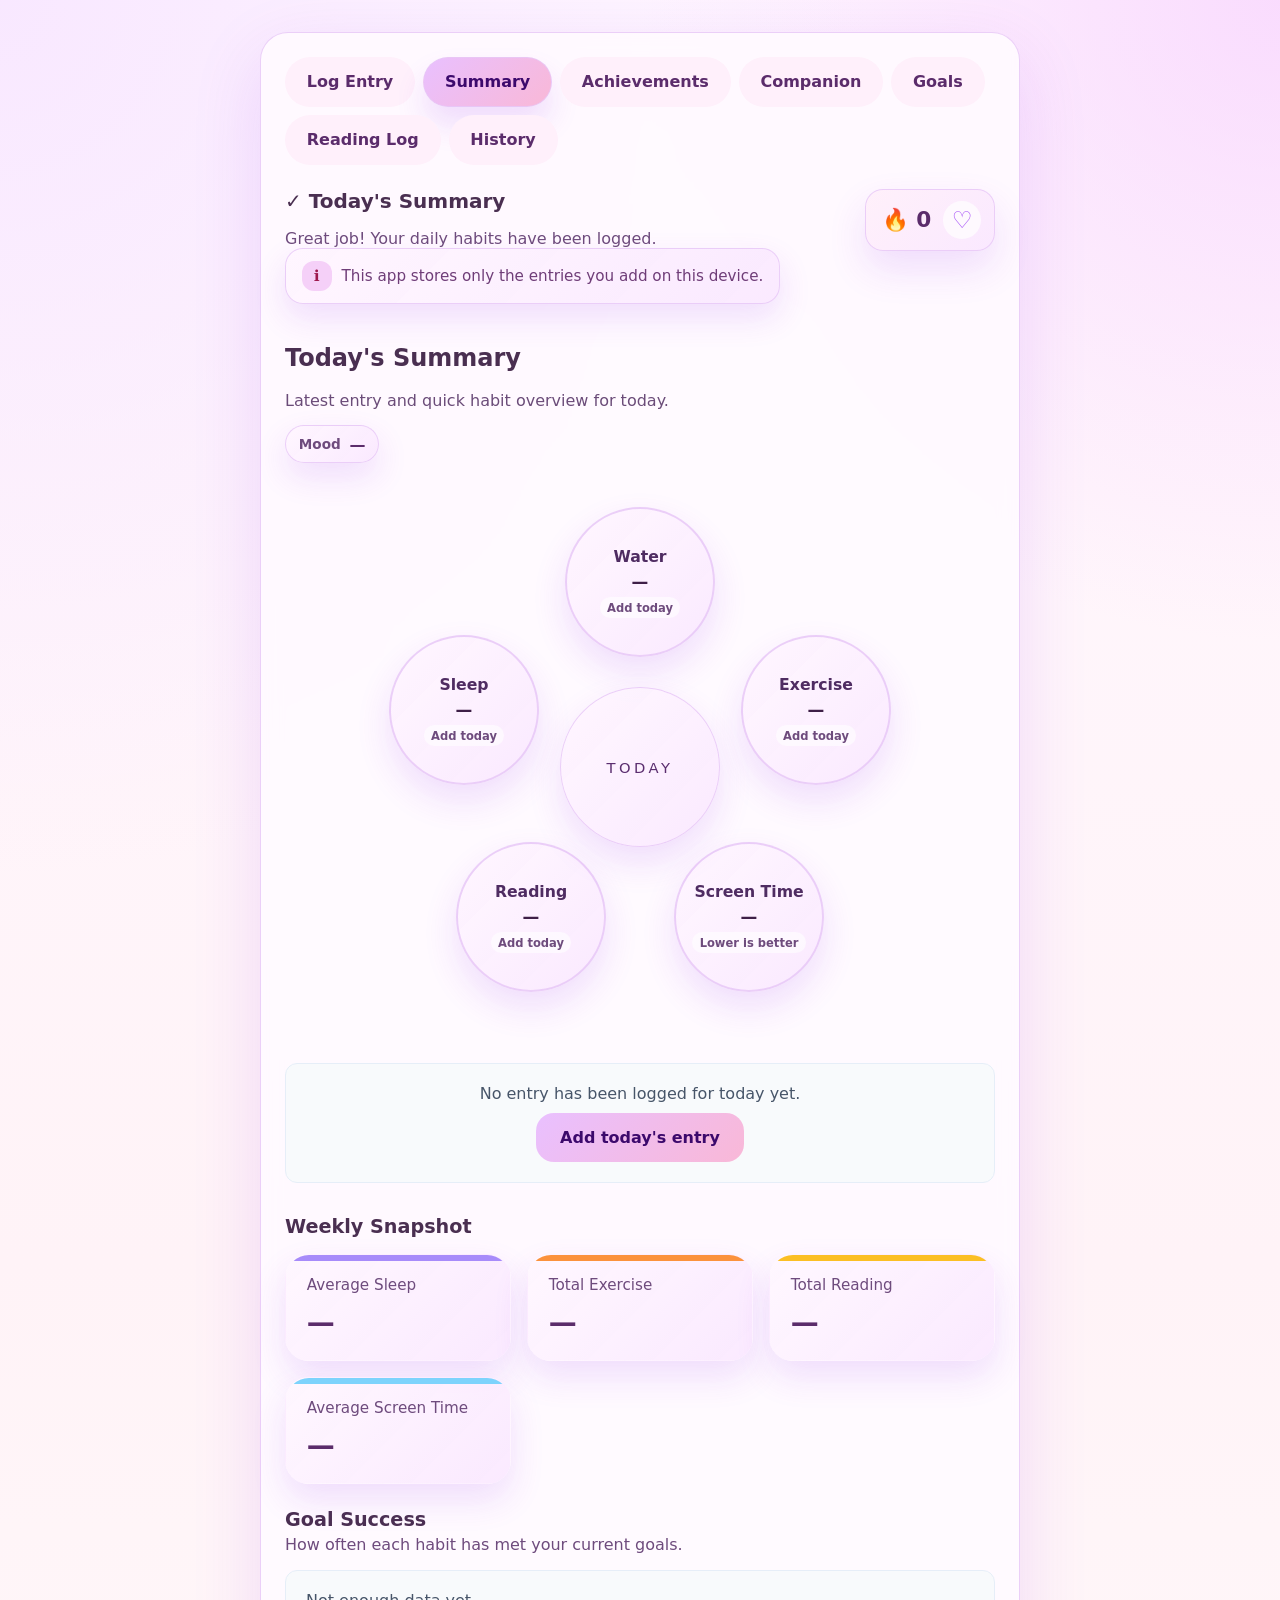
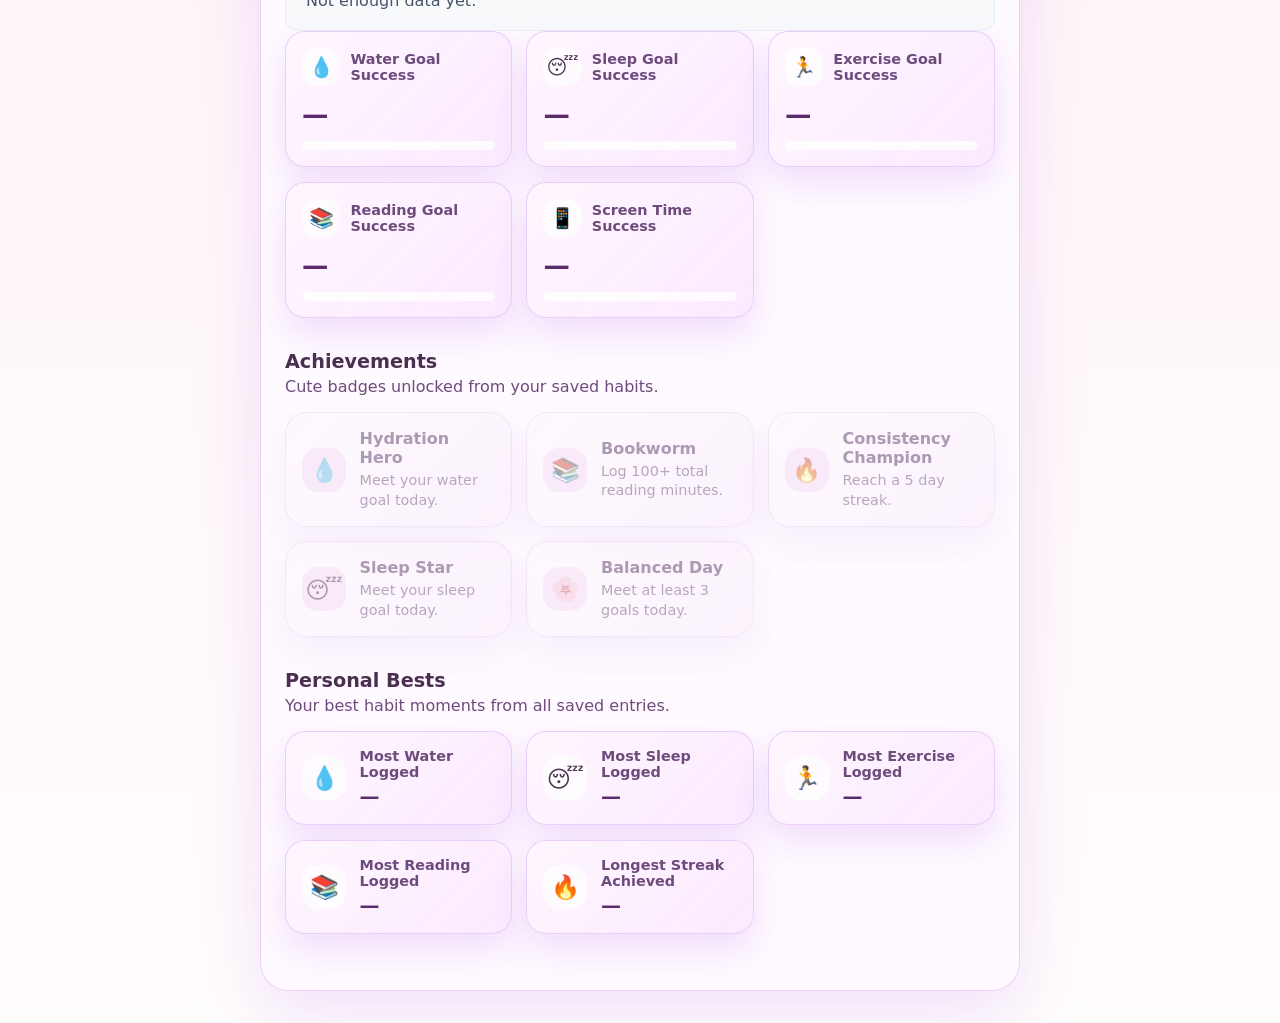
<file: summary.html>
<!DOCTYPE html>
<html lang="en">
<head>
  <meta charset="UTF-8" />
  <meta name="viewport" content="width=device-width, initial-scale=1.0" />
  <title>Life Dashboard Summary</title>
  <script src="theme.js"></script>
  <link rel="stylesheet" href="styles.css" />
</head>
<body>
  <main>
    <nav class="page-tabs" aria-label="Primary">
      <a class="page-tab" href="index.html">Log Entry</a>
      <a class="page-tab active" href="summary.html" aria-current="page">Summary</a>
      <a class="page-tab" href="achievements.html">Achievements</a>
      <a class="page-tab" href="companion.html">Companion</a>
      <a class="page-tab" href="goals.html">Goals</a>
      <a class="page-tab" href="reading-log.html">Reading Log</a>
      <a class="page-tab" href="history.html">History</a>
    </nav>

    <section class="summary-header summary-header-with-profile">
      <div class="summary-header-copy">
        <p class="success-title">✓ Today's Summary</p>
        <p class="welcome-message hidden" id="summary-welcome"></p>
        <p class="summary-copy">Great job! Your daily habits have been logged.</p>
        <div class="data-notice" role="status" aria-live="polite">
          <span class="notice-icon">ℹ</span>
          <span>This app stores only the entries you add on this device.</span>
        </div>
      </div>

      <div class="summary-profile-badge" aria-label="Streak and selected avatar">
        <span class="summary-profile-streak">🔥 <span id="summary-profile-streak">0</span></span>
        <span class="summary-profile-avatar" id="summary-profile-avatar">♡</span>
      </div>
    </section>

    <section class="today-hub-section">
      <div class="hub-intro">
        <h2>Today's Summary</h2>
        <p>Latest entry and quick habit overview for today.</p>
        <div class="today-mood-badge">
          <span class="today-mood-label">Mood</span>
          <span class="today-mood-value" id="today-mood">—</span>
        </div>
      </div>

      <div class="hub-container">
        <div class="hub-center">
          <span>TODAY</span>
        </div>

        <div class="hub-node node-water card-water">
          <span class="node-label">Water</span>
          <span class="node-value" id="water-value">—</span>
          <span class="node-status" id="water-status">Goal check</span>
        </div>

        <div class="hub-node node-sleep card-sleep">
          <span class="node-label">Sleep</span>
          <span class="node-value" id="sleep-value">—</span>
          <span class="node-status" id="sleep-status">Goal check</span>
        </div>

        <div class="hub-node node-exercise card-exercise">
          <span class="node-label">Exercise</span>
          <span class="node-value" id="exercise-value">—</span>
          <span class="node-status" id="exercise-status">Goal check</span>
        </div>

        <div class="hub-node node-reading card-reading">
          <span class="node-label">Reading</span>
          <span class="node-value" id="reading-value">—</span>
          <span class="node-status" id="reading-status">Goal check</span>
        </div>

        <div class="hub-node node-screenTime card-screenTime">
          <span class="node-label">Screen Time</span>
          <span class="node-value" id="screenTime-value">—</span>
          <span class="node-status" id="screenTime-status">Lower is better</span>
        </div>
      </div>
      <div id="today-empty" class="no-entries hidden" style="margin-top:1rem; text-align:center;">
        <div>No entry has been logged for today yet.</div>
        <div style="margin-top:0.6rem"><a class="button-link" href="index.html">Add today's entry</a></div>
      </div>
    </section>

    <section>
      <h2>Weekly Snapshot</h2>
      <div class="snapshot-grid">
        <div class="snapshot-card card-sleep">
          <p class="snapshot-card-title">Average Sleep</p>
          <p class="snapshot-card-value" id="average-sleep">—</p>
        </div>
        <div class="snapshot-card card-exercise">
          <p class="snapshot-card-title">Total Exercise</p>
          <p class="snapshot-card-value" id="total-exercise">—</p>
        </div>
        <div class="snapshot-card card-reading">
          <p class="snapshot-card-title">Total Reading</p>
          <p class="snapshot-card-value" id="total-reading">—</p>
        </div>
        <div class="snapshot-card card-screenTime">
          <p class="snapshot-card-title">Average Screen Time</p>
          <p class="snapshot-card-value" id="average-screenTime">—</p>
        </div>
      </div>
    </section>

    <section class="goal-success-section" aria-labelledby="goal-success-title">
      <div class="achievements-heading">
        <h2 id="goal-success-title">Goal Success</h2>
        <p>How often each habit has met your current goals.</p>
      </div>

      <div id="goal-success-empty" class="no-entries hidden">Not enough data yet.</div>
      <div class="goal-success-grid">
        <div class="goal-success-card">
          <div class="goal-success-header">
            <span class="goal-success-icon">💧</span>
            <p class="goal-success-title">Water Goal Success</p>
          </div>
          <p class="goal-success-value" id="water-success">—</p>
          <div class="goal-success-bar" aria-hidden="true">
            <span id="water-success-bar"></span>
          </div>
        </div>
        <div class="goal-success-card">
          <div class="goal-success-header">
            <span class="goal-success-icon">😴</span>
            <p class="goal-success-title">Sleep Goal Success</p>
          </div>
          <p class="goal-success-value" id="sleep-success">—</p>
          <div class="goal-success-bar" aria-hidden="true">
            <span id="sleep-success-bar"></span>
          </div>
        </div>
        <div class="goal-success-card">
          <div class="goal-success-header">
            <span class="goal-success-icon">🏃</span>
            <p class="goal-success-title">Exercise Goal Success</p>
          </div>
          <p class="goal-success-value" id="exercise-success">—</p>
          <div class="goal-success-bar" aria-hidden="true">
            <span id="exercise-success-bar"></span>
          </div>
        </div>
        <div class="goal-success-card">
          <div class="goal-success-header">
            <span class="goal-success-icon">📚</span>
            <p class="goal-success-title">Reading Goal Success</p>
          </div>
          <p class="goal-success-value" id="reading-success">—</p>
          <div class="goal-success-bar" aria-hidden="true">
            <span id="reading-success-bar"></span>
          </div>
        </div>
        <div class="goal-success-card">
          <div class="goal-success-header">
            <span class="goal-success-icon">📱</span>
            <p class="goal-success-title">Screen Time Success</p>
          </div>
          <p class="goal-success-value" id="screenTime-success">—</p>
          <div class="goal-success-bar" aria-hidden="true">
            <span id="screenTime-success-bar"></span>
          </div>
        </div>
      </div>
    </section>

    <section class="achievements-section" aria-labelledby="achievements-title">
      <div class="achievements-heading">
        <h2 id="achievements-title">Achievements</h2>
        <p>Cute badges unlocked from your saved habits.</p>
      </div>
      <div class="achievements-grid">
        <div class="achievement-card locked" id="achievement-hydration">
          <span class="achievement-icon">💧</span>
          <div>
            <p class="achievement-title">Hydration Hero</p>
            <p class="achievement-copy">Meet your water goal today.</p>
          </div>
        </div>
        <div class="achievement-card locked" id="achievement-bookworm">
          <span class="achievement-icon">📚</span>
          <div>
            <p class="achievement-title">Bookworm</p>
            <p class="achievement-copy">Log 100+ total reading minutes.</p>
          </div>
        </div>
        <div class="achievement-card locked" id="achievement-consistency">
          <span class="achievement-icon">🔥</span>
          <div>
            <p class="achievement-title">Consistency Champion</p>
            <p class="achievement-copy">Reach a 5 day streak.</p>
          </div>
        </div>
        <div class="achievement-card locked" id="achievement-sleep">
          <span class="achievement-icon">😴</span>
          <div>
            <p class="achievement-title">Sleep Star</p>
            <p class="achievement-copy">Meet your sleep goal today.</p>
          </div>
        </div>
        <div class="achievement-card locked" id="achievement-balanced">
          <span class="achievement-icon">🌸</span>
          <div>
            <p class="achievement-title">Balanced Day</p>
            <p class="achievement-copy">Meet at least 3 goals today.</p>
          </div>
        </div>
      </div>
    </section>

    <section class="personal-bests-section" aria-labelledby="personal-bests-title">
      <div class="achievements-heading">
        <h2 id="personal-bests-title">Personal Bests</h2>
        <p>Your best habit moments from all saved entries.</p>
      </div>

      <div class="personal-bests-grid">
        <div class="personal-best-card">
          <span class="personal-best-icon">💧</span>
          <div>
            <p class="personal-best-title">Most Water Logged</p>
            <p class="personal-best-value" id="best-water">—</p>
          </div>
        </div>
        <div class="personal-best-card">
          <span class="personal-best-icon">😴</span>
          <div>
            <p class="personal-best-title">Most Sleep Logged</p>
            <p class="personal-best-value" id="best-sleep">—</p>
          </div>
        </div>
        <div class="personal-best-card">
          <span class="personal-best-icon">🏃</span>
          <div>
            <p class="personal-best-title">Most Exercise Logged</p>
            <p class="personal-best-value" id="best-exercise">—</p>
          </div>
        </div>
        <div class="personal-best-card">
          <span class="personal-best-icon">📚</span>
          <div>
            <p class="personal-best-title">Most Reading Logged</p>
            <p class="personal-best-value" id="best-reading">—</p>
          </div>
        </div>
        <div class="personal-best-card personal-best-card-featured">
          <span class="personal-best-icon">🔥</span>
          <div>
            <p class="personal-best-title">Longest Streak Achieved</p>
            <p class="personal-best-value" id="best-streak">—</p>
          </div>
        </div>
      </div>
    </section>

  </main>

  <script>
    const STORAGE_KEY = 'lifeDashboardEntries';
    const GOALS_STORAGE_KEY = 'lifeDashboardGoals';
    const COMPANION_STORAGE_KEY = 'lifeDashboardCompanion';
    const USER_NAME_STORAGE_KEY = 'lifeDashboardUserName';

    const DEFAULT_GOALS = {
      water: 8,
      sleep: 8,
      exercise: 30,
      reading: 20,
      screenTime: 4,
    };

    const HABIT_DETAILS = {
      water: { unit: 'glasses', type: 'minimum' },
      sleep: { unit: 'hours', type: 'minimum' },
      exercise: { unit: 'min', type: 'minimum' },
      reading: { unit: 'min', type: 'minimum' },
      screenTime: { unit: 'hours limit', type: 'maximum' },
    };

    const AVATAR_DETAILS = {
      cat: { icon: '🐱', name: 'cat' },
      dog: { icon: '🐶', name: 'dog' },
      flower: { icon: '🌸', name: 'flower' },
      star: { icon: '⭐', name: 'star' },
      moon: { icon: '🌙', name: 'moon' },
      butterfly: { icon: '🦋', name: 'butterfly' },
    };

    function loadEntries() {
      const saved = localStorage.getItem(STORAGE_KEY);
      if (!saved) return [];

      try {
        const parsed = JSON.parse(saved);
        return Array.isArray(parsed) ? parsed : [];
      } catch {
        return [];
      }
    }

    function loadGoals() {
      const saved = localStorage.getItem(GOALS_STORAGE_KEY);
      if (!saved) return DEFAULT_GOALS;

      try {
        return { ...DEFAULT_GOALS, ...JSON.parse(saved) };
      } catch {
        return DEFAULT_GOALS;
      }
    }

    function loadCompanion() {
      return localStorage.getItem(COMPANION_STORAGE_KEY) || '';
    }

    function loadUserName() {
      return localStorage.getItem(USER_NAME_STORAGE_KEY) || '';
    }

    function updateCompanionSummary() {
      const companion = loadCompanion();
      const icon = document.getElementById('summary-profile-avatar');
      const avatar = AVATAR_DETAILS[companion];

      icon.textContent = avatar ? avatar.icon : '♡';
    }

    function updateWelcomeMessage() {
      const name = loadUserName();
      const companion = loadCompanion();
      const avatar = AVATAR_DETAILS[companion];
      const welcome = document.getElementById('summary-welcome');

      if (!name) {
        welcome.classList.add('hidden');
        welcome.textContent = '';
        return;
      }

      welcome.textContent = `Welcome back, ${name} ${avatar ? avatar.icon : '🌸'}`;
      welcome.classList.remove('hidden');
    }

    function todayYMD() {
      const d = new Date();
      const y = d.getFullYear();
      const m = String(d.getMonth() + 1).padStart(2, '0');
      const day = String(d.getDate()).padStart(2, '0');
      return `${y}-${m}-${day}`;
    }

    function dateToYMD(date) {
      const y = date.getFullYear();
      const m = String(date.getMonth() + 1).padStart(2, '0');
      const day = String(date.getDate()).padStart(2, '0');
      return `${y}-${m}-${day}`;
    }

    function calculateCurrentStreak(entries) {
      const entryDates = new Set(
        (entries || [])
          .filter(entry => entry && entry.date)
          .map(entry => entry.date)
      );

      let streak = 0;
      const checkDate = new Date();

      while (entryDates.has(dateToYMD(checkDate))) {
        streak += 1;
        checkDate.setDate(checkDate.getDate() - 1);
      }

      return streak;
    }

    function ymdToDayNumber(ymd) {
      const [year, month, day] = ymd.split('-').map(Number);
      return Math.floor(Date.UTC(year, month - 1, day) / 86400000);
    }

    function calculateLongestStreak(entries) {
      const dayNumbers = [...new Set(
        (entries || [])
          .filter(entry => entry && entry.date)
          .map(entry => ymdToDayNumber(entry.date))
      )].sort((a, b) => a - b);

      let longest = 0;
      let current = 0;
      let previous = null;

      dayNumbers.forEach((dayNumber) => {
        current = previous !== null && dayNumber === previous + 1 ? current + 1 : 1;
        longest = Math.max(longest, current);
        previous = dayNumber;
      });

      return longest;
    }

    function highestEntryValue(entries, key) {
      return (entries || []).reduce((highest, entry) => {
        const value = Number(entry[key] || 0);
        return Math.max(highest, value);
      }, 0);
    }

    function updatePersonalBests(entries) {
      const hasEntries = entries.length > 0;
      const bestWater = highestEntryValue(entries, 'water');
      const bestSleep = highestEntryValue(entries, 'sleep');
      const bestExercise = highestEntryValue(entries, 'exercise');
      const bestReading = highestEntryValue(entries, 'reading');
      const bestStreak = calculateLongestStreak(entries);

      document.getElementById('best-water').textContent = hasEntries ? `${bestWater} glasses` : '—';
      document.getElementById('best-sleep').textContent = hasEntries ? `${bestSleep} hrs` : '—';
      document.getElementById('best-exercise').textContent = hasEntries ? `${bestExercise} min` : '—';
      document.getElementById('best-reading').textContent = hasEntries ? `${bestReading} min` : '—';
      document.getElementById('best-streak').textContent = hasEntries ? `${bestStreak} days` : '—';
    }

    function calculateGoalSuccess(entries, key, goals) {
      if (!entries.length) return null;

      const details = HABIT_DETAILS[key];
      const goal = Number(goals[key]);
      const successfulEntries = entries.filter((entry) => {
        const value = Number(entry[key]);
        return details.type === 'maximum' ? value <= goal : value >= goal;
      }).length;

      return Math.round((successfulEntries / entries.length) * 100);
    }

    function updateGoalSuccess(entries, goals) {
      const emptyState = document.getElementById('goal-success-empty');
      const hasEntries = entries.length > 0;

      emptyState.classList.toggle('hidden', hasEntries);

      Object.keys(HABIT_DETAILS).forEach((key) => {
        const percentage = calculateGoalSuccess(entries, key, goals);
        const valueElement = document.getElementById(`${key}-success`);
        const barElement = document.getElementById(`${key}-success-bar`);

        valueElement.textContent = percentage === null ? '—' : `${percentage}%`;
        barElement.style.width = percentage === null ? '0%' : `${percentage}%`;
      });
    }

    function updateMindMapNode(key, todaysEntry, goals) {
      const valueElement = document.getElementById(`${key}-value`);
      const statusElement = document.getElementById(`${key}-status`);
      const nodeElement = valueElement.closest('.hub-node');
      const details = HABIT_DETAILS[key];
      const goal = Number(goals[key]);

      nodeElement.classList.remove('goal-met', 'goal-not-met', 'goal-over-limit');

      if (!todaysEntry) {
        valueElement.textContent = '—';
        statusElement.textContent = key === 'screenTime' ? 'Lower is better' : 'Add today';
        return;
      }

      const value = Number(todaysEntry[key]);
      const met = details.type === 'maximum' ? value <= goal : value >= goal;

      valueElement.textContent = `${value} / ${goal} ${details.unit}`;

      if (met) {
        nodeElement.classList.add('goal-met');
        statusElement.textContent = details.type === 'maximum' ? 'Within limit' : 'Goal met';
      } else if (details.type === 'maximum') {
        nodeElement.classList.add('goal-over-limit');
        statusElement.textContent = 'Over limit';
      } else {
        nodeElement.classList.add('goal-not-met');
        statusElement.textContent = 'Keep going';
      }
    }

    function updateMindMap(todaysEntry) {
      const goals = loadGoals();
      Object.keys(HABIT_DETAILS).forEach((key) => {
        updateMindMapNode(key, todaysEntry, goals);
      });
    }

    function goalIsMet(key, todaysEntry, goals) {
      if (!todaysEntry) return false;

      const details = HABIT_DETAILS[key];
      const value = Number(todaysEntry[key]);
      const goal = Number(goals[key]);

      return details.type === 'maximum' ? value <= goal : value >= goal;
    }

    function countMetGoals(todaysEntry, goals) {
      return Object.keys(HABIT_DETAILS).filter((key) => goalIsMet(key, todaysEntry, goals)).length;
    }

    function setAchievement(id, unlocked) {
      const card = document.getElementById(id);
      card.classList.toggle('unlocked', unlocked);
      card.classList.toggle('locked', !unlocked);
    }

    function updateAchievements(entries, todaysEntry, goals, currentStreak) {
      const totalReading = entries.reduce((sum, entry) => sum + Number(entry.reading || 0), 0);
      const metGoals = countMetGoals(todaysEntry, goals);

      setAchievement('achievement-hydration', goalIsMet('water', todaysEntry, goals));
      setAchievement('achievement-bookworm', totalReading >= 100);
      setAchievement('achievement-consistency', currentStreak >= 5);
      setAchievement('achievement-sleep', goalIsMet('sleep', todaysEntry, goals));
      setAchievement('achievement-balanced', metGoals >= 3);
    }

    function updateSummary(entries) {
      // find entry for today's date (prefer most recently saved for today)
      const today = todayYMD();
      const todays = (entries || []).filter(e => e && e.date === today);
      const todaysEntry = todays.length ? todays[todays.length - 1] : null;

      const emptyEl = document.getElementById('today-empty');
      if (todaysEntry) {
        if (emptyEl) emptyEl.classList.add('hidden');
      } else {
        // no entry for today
        if (emptyEl) emptyEl.classList.remove('hidden');
      }
      document.getElementById('today-mood').textContent = todaysEntry && todaysEntry.mood ? todaysEntry.mood : '—';
      updateMindMap(todaysEntry);

      // Weekly snapshot & overview still use all entries
      const goals = loadGoals();
      const totalEntries = entries.length;
      const totalSleep = entries.reduce((sum, entry) => sum + Number(entry.sleep), 0);
      const totalExercise = entries.reduce((sum, entry) => sum + Number(entry.exercise), 0);
      const totalReading = entries.reduce((sum, entry) => sum + Number(entry.reading), 0);
      const totalScreenTime = entries.reduce((sum, entry) => sum + Number(entry.screenTime), 0);
      const currentStreak = calculateCurrentStreak(entries);

      updateAchievements(entries, todaysEntry, goals, currentStreak);
      updatePersonalBests(entries);
      updateGoalSuccess(entries, goals);
      document.getElementById('summary-profile-streak').textContent = currentStreak;
      document.getElementById('average-sleep').textContent = totalEntries ? `${(totalSleep / totalEntries).toFixed(1)} hrs` : '—';
      document.getElementById('total-exercise').textContent = totalEntries ? `${totalExercise} min` : '—';
      document.getElementById('total-reading').textContent = totalEntries ? `${totalReading} min` : '—';
      document.getElementById('average-screenTime').textContent = totalEntries ? `${(totalScreenTime / totalEntries).toFixed(1)} hrs` : '—';
    }

    const entries = loadEntries();
    updateCompanionSummary();
    updateWelcomeMessage();
    updateSummary(entries);
  </script>
</body>
</html>
</file>
<file: styles.css>
* {
  box-sizing: border-box;
}

:root {
  --theme-page-bg: radial-gradient(circle at top left, rgba(248, 231, 255, 0.95), transparent 30%),
    radial-gradient(circle at top right, rgba(247, 208, 253, 0.7), transparent 22%),
    linear-gradient(180deg, #fff8ff 0%, #fff3f7 48%, #fffdfc 100%);
  --theme-surface: rgba(255, 250, 255, 0.92);
  --theme-soft-surface: rgba(255, 247, 255, 0.92);
  --theme-text: #4a2f51;
  --theme-muted: #6e4b7d;
  --theme-strong: #5b2c6b;
  --theme-border: rgba(232, 200, 247, 0.85);
  --theme-accent: #d8b4fe;
  --theme-accent-strong: #a855f7;
  --theme-accent-contrast: #3c096c;
  --theme-highlight: #f9a8d4;
  --theme-notice: #fff0fb;
  --theme-button: linear-gradient(135deg, #e9c0ff 0%, #f9b8d7 100%);
  --theme-button-alt: linear-gradient(135deg, #ffdeeb 0%, #d8b4fe 100%);
  --theme-card: linear-gradient(135deg, rgba(255, 247, 255, 0.96) 0%, rgba(250, 232, 255, 0.94) 100%);
  --theme-card-strong: linear-gradient(135deg, rgba(255, 240, 250, 0.98) 0%, rgba(250, 232, 255, 0.98) 100%);
  --theme-shadow: rgba(147, 51, 234, 0.14);
  --theme-focus: rgba(191, 136, 247, 0.18);
}

:root[data-theme='pastel'] {
  --theme-page-bg: radial-gradient(circle at top left, rgba(220, 252, 231, 0.8), transparent 28%),
    radial-gradient(circle at top right, rgba(254, 240, 138, 0.55), transparent 24%),
    linear-gradient(180deg, #fff7fb 0%, #f5f3ff 50%, #f0fdfa 100%);
  --theme-surface: rgba(255, 253, 255, 0.94);
  --theme-soft-surface: rgba(250, 245, 255, 0.92);
  --theme-text: #43384f;
  --theme-muted: #6f5d7a;
  --theme-strong: #5b4b73;
  --theme-border: rgba(196, 181, 253, 0.76);
  --theme-accent: #c4b5fd;
  --theme-accent-strong: #8b5cf6;
  --theme-accent-contrast: #4c1d95;
  --theme-highlight: #a7f3d0;
  --theme-notice: #f5f3ff;
  --theme-button: linear-gradient(135deg, #c4b5fd 0%, #a7f3d0 100%);
  --theme-button-alt: linear-gradient(135deg, #fbcfe8 0%, #bbf7d0 100%);
  --theme-card: linear-gradient(135deg, rgba(250, 245, 255, 0.98) 0%, rgba(236, 253, 245, 0.94) 100%);
  --theme-card-strong: linear-gradient(135deg, rgba(245, 243, 255, 0.98) 0%, rgba(220, 252, 231, 0.96) 100%);
  --theme-shadow: rgba(139, 92, 246, 0.12);
  --theme-focus: rgba(139, 92, 246, 0.18);
}

:root[data-theme='blue'] {
  --theme-page-bg: radial-gradient(circle at top left, rgba(191, 219, 254, 0.9), transparent 30%),
    radial-gradient(circle at top right, rgba(186, 230, 253, 0.7), transparent 24%),
    linear-gradient(180deg, #eff6ff 0%, #f8fbff 48%, #eef2ff 100%);
  --theme-surface: rgba(248, 251, 255, 0.94);
  --theme-soft-surface: rgba(239, 246, 255, 0.92);
  --theme-text: #1f3557;
  --theme-muted: #48607e;
  --theme-strong: #1d4ed8;
  --theme-border: rgba(147, 197, 253, 0.8);
  --theme-accent: #93c5fd;
  --theme-accent-strong: #2563eb;
  --theme-accent-contrast: #172554;
  --theme-highlight: #67e8f9;
  --theme-notice: #eff6ff;
  --theme-button: linear-gradient(135deg, #93c5fd 0%, #67e8f9 100%);
  --theme-button-alt: linear-gradient(135deg, #bfdbfe 0%, #a5f3fc 100%);
  --theme-card: linear-gradient(135deg, rgba(239, 246, 255, 0.98) 0%, rgba(224, 242, 254, 0.94) 100%);
  --theme-card-strong: linear-gradient(135deg, rgba(219, 234, 254, 0.98) 0%, rgba(207, 250, 254, 0.96) 100%);
  --theme-shadow: rgba(37, 99, 235, 0.14);
  --theme-focus: rgba(37, 99, 235, 0.18);
}

:root[data-theme='peach'] {
  --theme-page-bg: radial-gradient(circle at top left, rgba(254, 215, 170, 0.82), transparent 30%),
    radial-gradient(circle at top right, rgba(253, 186, 116, 0.5), transparent 24%),
    linear-gradient(180deg, #fff7ed 0%, #fff1f2 48%, #fffbeb 100%);
  --theme-surface: rgba(255, 251, 245, 0.94);
  --theme-soft-surface: rgba(255, 247, 237, 0.92);
  --theme-text: #57341f;
  --theme-muted: #7a553d;
  --theme-strong: #9a3412;
  --theme-border: rgba(253, 186, 116, 0.78);
  --theme-accent: #fdba74;
  --theme-accent-strong: #ea580c;
  --theme-accent-contrast: #431407;
  --theme-highlight: #f9a8d4;
  --theme-notice: #fff7ed;
  --theme-button: linear-gradient(135deg, #fdba74 0%, #f9a8d4 100%);
  --theme-button-alt: linear-gradient(135deg, #fed7aa 0%, #fecdd3 100%);
  --theme-card: linear-gradient(135deg, rgba(255, 247, 237, 0.98) 0%, rgba(255, 241, 242, 0.94) 100%);
  --theme-card-strong: linear-gradient(135deg, rgba(255, 237, 213, 0.98) 0%, rgba(255, 228, 230, 0.96) 100%);
  --theme-shadow: rgba(234, 88, 12, 0.13);
  --theme-focus: rgba(234, 88, 12, 0.18);
}

body {
  margin: 0;
  font-family: 'Inter', system-ui, -apple-system, BlinkMacSystemFont, 'Segoe UI', sans-serif;
  background: var(--theme-page-bg);
  color: var(--theme-text);
}

main {
  max-width: 760px;
  margin: 2rem auto;
  padding: 1.5rem;
  background: var(--theme-surface);
  border-radius: 28px;
  border: 1px solid var(--theme-border);
  box-shadow: 0 24px 70px var(--theme-shadow);
  backdrop-filter: blur(10px);
}

h1 {
  margin: 0 0 1.5rem;
  font-size: clamp(2rem, 2.2vw, 2.4rem);
  letter-spacing: -0.03em;
}

form {
  display: grid;
  gap: 1.1rem;
}

.field-group {
  display: grid;
  gap: 0.45rem;
}

label {
  font-weight: 700;
  color: #6d3b79;
}

input,
select,
textarea {
  width: 100%;
  padding: 1rem 1.1rem;
  border: 1px solid #edd8f7;
  border-radius: 18px;
  background: #fff;
  font-size: 1rem;
  font-family: inherit;
  color: #4a2f51;
  box-shadow: inset 0 1px 2px rgba(91, 44, 92, 0.06);
}

textarea {
  resize: vertical;
  min-height: 120px;
}

input:focus,
select:focus,
textarea:focus {
  outline: none;
  border-color: #bf88f7;
  box-shadow: 0 0 0 4px rgba(191, 136, 247, 0.18);
}

.actions {
  display: flex;
  justify-content: flex-end;
}

button {
  padding: 0.95rem 1.5rem;
  border: none;
  border-radius: 18px;
  background: linear-gradient(135deg, #e9c0ff 0%, #f9b8d7 100%);
  color: #5b2c6b;
  font-size: 1rem;
  font-weight: 700;
  cursor: pointer;
  transition: transform 0.22s ease, box-shadow 0.22s ease;
}

button:hover {
  transform: translateY(-1px);
  box-shadow: 0 18px 30px rgba(168, 103, 255, 0.18);
}

.button-link {
  display: inline-flex;
  align-items: center;
  justify-content: center;
  padding: 0.95rem 1.5rem;
  border-radius: 18px;
  background: linear-gradient(135deg, #ffdeeb 0%, #d8b4fe 100%);
  color: #5b21b6;
  text-decoration: none;
  font-size: 1rem;
  font-weight: 700;
  transition: transform 0.22s ease, box-shadow 0.22s ease;
}

.button-link:hover {
  transform: translateY(-1px);
  box-shadow: 0 18px 30px rgba(168, 103, 255, 0.18);
}

.field-error {
  color: #b91c1c;
  font-size: 0.9rem;
  min-height: 1.1rem;
}

.field-group.invalid input,
.field-group.invalid select,
.field-group.invalid textarea {
  border-color: #f5a8d9;
  background: #fff0fb;
}

.duplicate-warning {
  padding: 1rem;
  border: 1px solid rgba(216, 180, 254, 0.85);
  border-radius: 20px;
  background: linear-gradient(135deg, rgba(255, 240, 250, 0.98) 0%, rgba(247, 237, 255, 0.98) 100%);
  box-shadow: 0 14px 32px rgba(168, 85, 247, 0.12);
}

.duplicate-warning p {
  margin: 0 0 0.85rem;
  color: #6b21a8;
  font-weight: 800;
}

.duplicate-actions {
  display: flex;
  flex-wrap: wrap;
  gap: 0.75rem;
  justify-content: flex-end;
}

.secondary-button {
  background: #f7edff;
  border: 1px solid rgba(216, 180, 254, 0.9);
  color: #6b21a8;
}

.mood-note {
  margin-top: 0.75rem;
}

.edit-notice {
  display: flex;
  align-items: center;
  justify-content: space-between;
  gap: 1rem;
  margin-bottom: 1rem;
  padding: 1rem;
  border: 1px solid rgba(216, 180, 254, 0.85);
  border-radius: 20px;
  background: linear-gradient(135deg, rgba(247, 237, 255, 0.98) 0%, rgba(255, 240, 250, 0.98) 100%);
  box-shadow: 0 14px 32px rgba(168, 85, 247, 0.12);
}

.edit-notice p {
  margin: 0;
  color: #6b21a8;
  font-weight: 800;
}

.secondary-link {
  background: #f7edff;
  border: 1px solid rgba(216, 180, 254, 0.9);
  color: #6b21a8;
}

.hidden {
  display: none;
}

.success-state {
  border: 1px solid rgba(249, 190, 255, 0.7);
  background: rgba(255, 240, 250, 0.98);
  border-radius: 20px;
  padding: 2rem;
  text-align: center;
}

.companion-popup {
  position: fixed;
  inset: 0;
  z-index: 20;
  display: flex;
  align-items: center;
  justify-content: center;
  padding: 1rem;
  background: rgba(74, 47, 81, 0.22);
}

.companion-popup.hidden {
  display: none;
}

.companion-popup-card {
  position: relative;
  width: min(100%, 360px);
  padding: 1.5rem;
  border: 1px solid rgba(216, 180, 254, 0.9);
  border-radius: 24px;
  background: linear-gradient(135deg, #fff0fb 0%, #f7edff 100%);
  box-shadow: 0 24px 70px rgba(147, 51, 234, 0.22);
  text-align: center;
}

.companion-popup-icon {
  font-size: 3rem;
}

.companion-popup-card p {
  margin: 0.75rem 0 0;
  color: #5b2c6b;
  font-size: 1.1rem;
  font-weight: 800;
  line-height: 1.35;
}

.popup-close {
  position: absolute;
  top: 0.65rem;
  right: 0.65rem;
  width: 34px;
  height: 34px;
  padding: 0;
  border-radius: 999px;
  background: rgba(255, 255, 255, 0.72);
  color: #6b21a8;
}

.summary-header {
  margin-bottom: 1.5rem;
}

.summary-header-with-profile {
  display: flex;
  align-items: flex-start;
  justify-content: space-between;
  gap: 1rem;
}

.summary-header-copy {
  min-width: 0;
}

.summary-profile-badge {
  display: inline-flex;
  align-items: center;
  gap: 0.75rem;
  flex: 0 0 auto;
  padding: 0.7rem 0.8rem 0.7rem 1rem;
  border: 1px solid rgba(192, 132, 252, 0.9);
  border-radius: 18px;
  background: linear-gradient(135deg, rgba(250, 232, 255, 0.98) 0%, rgba(252, 231, 243, 0.98) 100%);
  box-shadow: 0 18px 36px rgba(168, 85, 247, 0.18), 0 0 24px rgba(249, 168, 212, 0.25);
  color: #5b2c6b;
  font-weight: 800;
}

.summary-profile-streak {
  font-size: 1.35rem;
  line-height: 1;
  white-space: nowrap;
}

.summary-profile-avatar {
  display: inline-flex;
  align-items: center;
  justify-content: center;
  width: 38px;
  height: 38px;
  border-radius: 50%;
  background: rgba(255, 255, 255, 0.72);
  color: #8b5cf6;
  font-size: 1.45rem;
  line-height: 1;
}

.summary-title {
  margin: 0 0 0.5rem;
  font-size: 1.75rem;
}

.summary-copy {
  margin: 0;
  color: #6e4b7d;
}

.welcome-message {
  margin: -0.35rem 0 0.75rem;
  color: var(--theme-strong);
  font-size: 1.15rem;
  font-weight: 800;
}

.today-mood-badge {
  display: inline-flex;
  align-items: center;
  gap: 0.55rem;
  margin-top: 0.9rem;
  padding: 0.55rem 0.8rem;
  border: 1px solid rgba(216, 180, 254, 0.85);
  border-radius: 999px;
  background: linear-gradient(135deg, rgba(255, 240, 250, 0.96) 0%, rgba(247, 237, 255, 0.96) 100%);
  box-shadow: 0 12px 26px rgba(136, 77, 176, 0.09);
}

.today-mood-label {
  color: #6e4b7d;
  font-size: 0.85rem;
  font-weight: 700;
}

.today-mood-value {
  color: #3e2251;
  font-weight: 800;
}

.card-grid,
.snapshot-grid,
.overview-grid {
  display: grid;
  gap: 1rem;
}

.card-grid {
  grid-template-columns: repeat(auto-fit, minmax(160px, 1fr));
  margin-bottom: 1.5rem;
}

.snapshot-grid {
  grid-template-columns: repeat(auto-fit, minmax(180px, 1fr));
  margin-bottom: 1.5rem;
}

.summary-card,
.snapshot-card,
.overview-card {
  background: rgba(255, 247, 255, 0.9);
  border: 1px solid rgba(232, 200, 247, 0.8);
  border-radius: 24px;
  padding: 1.3rem;
  transition: transform 0.22s ease, box-shadow 0.22s ease;
}

.summary-card-title,
.snapshot-card-title,
.overview-card-title {
  margin: 0 0 0.75rem;
  font-size: 0.95rem;
  color: #6f4a82;
}

.summary-card-value,
.snapshot-card-value,
.overview-card-value {
  margin: 0;
  font-size: 1.75rem;
  font-weight: 700;
  color: #3e2251;
}

.summary-card,
.snapshot-card {
  position: relative;
  overflow: hidden;
  border: 1px solid transparent;
  box-shadow: 0 20px 45px rgba(136, 77, 176, 0.12);
}

.summary-card:hover,
.snapshot-card:hover,
.overview-card:hover {
  transform: translateY(-2px);
  box-shadow: 0 24px 55px rgba(147, 51, 234, 0.17);
}

.summary-card::before,
.snapshot-card::before {
  content: '';
  position: absolute;
  inset: 0 0 auto 0;
  height: 6px;
  border-radius: 999px 999px 0 0;
}

section > h2 {
  margin-bottom: 1rem;
  color: #334155;
  font-size: 1.2rem;
}

.summary-actions {
  margin-top: 0.75rem;
}

.companion-picker {
  margin: 0 0 1.5rem;
  padding: 1.25rem;
  border: 1px solid rgba(216, 180, 254, 0.8);
  border-radius: 24px;
  background: linear-gradient(135deg, rgba(255, 240, 250, 0.96) 0%, rgba(247, 237, 255, 0.96) 100%);
  box-shadow: 0 18px 38px rgba(136, 77, 176, 0.1);
}

.personalisation-section {
  margin: 0 0 1.5rem;
  padding: 1.25rem;
  border: 1px solid var(--theme-border);
  border-radius: 24px;
  background: var(--theme-card);
  box-shadow: 0 18px 38px var(--theme-shadow);
}

.companion-picker h2 {
  margin-top: 0;
}

.companion-options {
  display: grid;
  grid-template-columns: repeat(auto-fit, minmax(180px, 1fr));
  gap: 1rem;
  margin-bottom: 1rem;
}

.companion-option {
  display: flex;
  align-items: center;
  gap: 0.8rem;
  padding: 1rem;
  border: 1px solid rgba(232, 200, 247, 0.8);
  border-radius: 22px;
  background: rgba(255, 247, 255, 0.92);
  cursor: pointer;
}

.companion-option:has(input:checked) {
  border-color: rgba(168, 85, 247, 0.55);
  background: linear-gradient(135deg, rgba(250, 232, 255, 0.98) 0%, rgba(252, 231, 243, 0.98) 100%);
  box-shadow: 0 16px 35px rgba(168, 85, 247, 0.14);
}

.companion-option input {
  width: auto;
  box-shadow: none;
}

.companion-emoji {
  font-size: 2rem;
}

.goals-section {
  margin: 0 0 1.8rem;
}

.goals-heading {
  margin-bottom: 1rem;
}

.goals-heading h2,
.goals-heading p {
  margin: 0;
}

.goals-heading h2 {
  color: #4a2f51;
  font-size: 1.2rem;
}

.goals-heading p {
  margin-top: 0.25rem;
  color: #6e4b7d;
}

.goals-grid {
  display: grid;
  grid-template-columns: repeat(auto-fit, minmax(170px, 1fr));
  gap: 0.9rem;
}

.goal-card {
  padding: 1rem;
  border: 1px solid rgba(232, 200, 247, 0.8);
  border-radius: 22px;
  box-shadow: 0 16px 35px rgba(136, 77, 176, 0.1);
}

.goal-name,
.goal-result {
  margin: 0;
}

.goal-name {
  color: #6f4a82;
  font-size: 0.92rem;
  font-weight: 800;
}

.goal-result {
  margin-top: 0.45rem;
  color: #3e2251;
  font-size: 1rem;
  font-weight: 700;
  line-height: 1.35;
}

.achievements-section {
  margin: 0 0 2rem;
}

.achievements-heading {
  margin-bottom: 1rem;
}

.achievements-heading h2,
.achievements-heading p {
  margin: 0;
}

.achievements-heading h2 {
  color: #4a2f51;
  font-size: 1.2rem;
}

.achievements-heading p {
  margin-top: 0.25rem;
  color: #6e4b7d;
}

.achievements-grid {
  display: grid;
  grid-template-columns: repeat(auto-fit, minmax(190px, 1fr));
  gap: 0.9rem;
}

.achievement-card {
  display: flex;
  align-items: center;
  gap: 0.85rem;
  padding: 1rem;
  border: 1px solid rgba(232, 200, 247, 0.8);
  border-radius: 22px;
  background: rgba(255, 247, 255, 0.92);
  box-shadow: 0 16px 35px rgba(136, 77, 176, 0.1);
  transition: opacity 0.2s ease, transform 0.2s ease, box-shadow 0.2s ease;
}

.achievement-card.unlocked {
  border-color: rgba(249, 168, 212, 0.9);
  background: linear-gradient(135deg, rgba(255, 240, 250, 0.98) 0%, rgba(250, 232, 255, 0.98) 100%);
  box-shadow: 0 18px 40px rgba(236, 72, 153, 0.14);
}

.achievement-card.locked {
  opacity: 0.48;
  filter: grayscale(0.25);
}

.achievement-icon {
  display: inline-flex;
  align-items: center;
  justify-content: center;
  width: 44px;
  height: 44px;
  flex: 0 0 auto;
  border-radius: 16px;
  background: rgba(245, 208, 248, 0.8);
  font-size: 1.45rem;
}

.achievement-title,
.achievement-copy,
.achievement-status {
  margin: 0;
}

.achievement-title {
  color: #5b2c6b;
  font-weight: 800;
}

.achievement-copy {
  margin-top: 0.25rem;
  color: #6e4b7d;
  font-size: 0.9rem;
  line-height: 1.35;
}

.achievement-status {
  display: inline-flex;
  margin-top: 0.6rem;
  padding: 0.22rem 0.55rem;
  border-radius: 999px;
  background: rgba(255, 255, 255, 0.64);
  color: #6b21a8;
  font-size: 0.75rem;
  font-weight: 800;
}

.achievement-card.locked .achievement-status {
  color: #64748b;
}

.personal-bests-section {
  margin: 0 0 2rem;
}

.personal-bests-grid {
  display: grid;
  grid-template-columns: repeat(auto-fit, minmax(190px, 1fr));
  gap: 0.9rem;
}

.personal-best-card {
  display: flex;
  align-items: center;
  gap: 0.85rem;
  padding: 1rem;
  border: 1px solid rgba(232, 200, 247, 0.85);
  border-radius: 20px;
  background: linear-gradient(135deg, rgba(255, 247, 255, 0.96) 0%, rgba(250, 232, 255, 0.94) 100%);
  box-shadow: 0 16px 34px rgba(136, 77, 176, 0.1);
}

.personal-best-card-featured {
  border-color: rgba(249, 168, 212, 0.95);
  background: linear-gradient(135deg, rgba(255, 240, 250, 0.98) 0%, rgba(250, 232, 255, 0.98) 100%);
  box-shadow: 0 18px 38px rgba(236, 72, 153, 0.14);
}

.personal-best-icon {
  display: inline-flex;
  align-items: center;
  justify-content: center;
  width: 44px;
  height: 44px;
  flex: 0 0 auto;
  border-radius: 16px;
  background: rgba(255, 255, 255, 0.72);
  font-size: 1.45rem;
}

.personal-best-title,
.personal-best-value {
  margin: 0;
}

.personal-best-title {
  color: #6e4b7d;
  font-size: 0.9rem;
  font-weight: 700;
}

.personal-best-value {
  margin-top: 0.25rem;
  color: #3e2251;
  font-size: 1.25rem;
  font-weight: 800;
}

.goal-success-section {
  margin: 0 0 2rem;
}

.goal-success-grid {
  display: grid;
  grid-template-columns: repeat(auto-fit, minmax(190px, 1fr));
  gap: 0.9rem;
}

.goal-success-card {
  padding: 1rem;
  border: 1px solid rgba(232, 200, 247, 0.85);
  border-radius: 20px;
  background: linear-gradient(135deg, rgba(255, 247, 255, 0.96) 0%, rgba(250, 232, 255, 0.94) 100%);
  box-shadow: 0 16px 34px rgba(136, 77, 176, 0.1);
}

.goal-success-header {
  display: flex;
  align-items: center;
  gap: 0.65rem;
}

.goal-success-icon {
  display: inline-flex;
  align-items: center;
  justify-content: center;
  width: 38px;
  height: 38px;
  flex: 0 0 auto;
  border-radius: 14px;
  background: rgba(255, 255, 255, 0.72);
  font-size: 1.25rem;
}

.goal-success-title,
.goal-success-value {
  margin: 0;
}

.goal-success-title {
  color: #6e4b7d;
  font-size: 0.9rem;
  font-weight: 800;
}

.goal-success-value {
  margin-top: 0.85rem;
  color: #3e2251;
  font-size: 1.65rem;
  font-weight: 800;
}

.goal-success-bar {
  overflow: hidden;
  height: 0.55rem;
  margin-top: 0.7rem;
  border-radius: 999px;
  background: rgba(255, 255, 255, 0.72);
}

.goal-success-bar span {
  display: block;
  width: 0%;
  height: 100%;
  border-radius: inherit;
  background: var(--theme-button);
  transition: width 0.25s ease;
}

.reading-log-form {
  margin-bottom: 1.75rem;
  padding: 1.25rem;
  border: 1px solid rgba(216, 180, 254, 0.8);
  border-radius: 24px;
  background: linear-gradient(135deg, rgba(255, 240, 250, 0.96) 0%, rgba(247, 237, 255, 0.96) 100%);
  box-shadow: 0 18px 38px rgba(136, 77, 176, 0.1);
}

.optional-label {
  color: #8a6a99;
  font-size: 0.9rem;
  font-weight: 600;
}

.reading-stats-section,
.reading-list-section {
  margin: 0 0 2rem;
}

.reading-stats-grid {
  display: grid;
  grid-template-columns: repeat(auto-fit, minmax(180px, 1fr));
  gap: 0.9rem;
}

.reading-stat-card,
.reading-book-card {
  border: 1px solid rgba(232, 200, 247, 0.85);
  border-radius: 20px;
  background: rgba(255, 247, 255, 0.92);
  box-shadow: 0 16px 34px rgba(136, 77, 176, 0.1);
}

.reading-stat-card {
  padding: 1rem;
}

.reading-stat-title,
.reading-stat-value {
  margin: 0;
}

.reading-stat-title {
  color: #6e4b7d;
  font-size: 0.9rem;
  font-weight: 700;
}

.reading-stat-value {
  margin-top: 0.35rem;
  color: #3e2251;
  font-size: 1.45rem;
  font-weight: 800;
}

.reading-stat-book {
  font-size: 1rem;
  line-height: 1.35;
}

.reading-list {
  display: grid;
  gap: 0.9rem;
}

.reading-book-card {
  padding: 1rem;
}

.reading-book-header {
  display: flex;
  align-items: flex-start;
  justify-content: space-between;
  gap: 1rem;
}

.reading-book-header h3,
.reading-book-author,
.reading-book-date,
.reading-book-review {
  margin: 0;
}

.reading-book-header h3 {
  color: #4a2f51;
  font-size: 1.1rem;
}

.reading-book-author,
.reading-book-date,
.reading-book-review {
  color: #6e4b7d;
}

.reading-book-author {
  margin-top: 0.2rem;
  font-weight: 700;
}

.reading-book-rating {
  flex: 0 0 auto;
  color: #a855f7;
  font-size: 1.05rem;
  letter-spacing: 0;
  white-space: nowrap;
}

.reading-book-date {
  margin-top: 0.75rem;
  font-size: 0.9rem;
  font-weight: 700;
}

.reading-book-review {
  margin-top: 0.75rem;
  padding: 0.85rem;
  border-radius: 16px;
  background: rgba(255, 255, 255, 0.68);
  line-height: 1.45;
}

.badge-collection .achievement-card {
  min-height: 136px;
}

.goals-form {
  padding: 1.25rem;
  border: 1px solid rgba(232, 200, 247, 0.8);
  border-radius: 24px;
  background: rgba(255, 247, 255, 0.92);
  box-shadow: 0 20px 45px rgba(136, 77, 176, 0.12);
}

.export-section {
  display: flex;
  align-items: center;
  justify-content: space-between;
  gap: 1rem;
  margin-top: 1.25rem;
  padding: 1.25rem;
  border: 1px solid rgba(216, 180, 254, 0.8);
  border-radius: 24px;
  background: linear-gradient(135deg, rgba(255, 240, 250, 0.96) 0%, rgba(247, 237, 255, 0.96) 100%);
  box-shadow: 0 18px 38px rgba(136, 77, 176, 0.1);
}

.export-section h2,
.export-section p {
  margin: 0;
}

.export-section h2 {
  color: #4a2f51;
  font-size: 1.15rem;
}

.export-section p {
  margin-top: 0.25rem;
  color: #6e4b7d;
}

.history-wrap {
  overflow-x: auto;
  margin-top: 1rem;
}

.history-table {
  width: 100%;
  border-collapse: collapse;
  min-width: 640px;
}

.history-table th,
.history-table td {
  text-align: left;
  padding: 0.9rem 0.75rem;
  border-bottom: 1px solid rgba(231, 206, 241, 0.8);
}

.history-table thead th {
  background: transparent;
  color: #5a3570;
  font-weight: 700;
}

.no-entries {
  padding: 1.25rem;
  background: #f8fafc;
  border: 1px solid #e6eef8;
  border-radius: 12px;
  color: #475569;
}

/* small, non-distracting data notice used across pages */
.data-notice {
  margin: 0 0 1rem;
  padding: 0.75rem 1rem;
  background: #fff0fb;
  border: 1px solid #f3d6f7;
  border-radius: 18px;
  color: #6f3d78;
  font-size: 0.95rem;
  display: flex;
  align-items: center;
  gap: 0.6rem;
}

.data-notice .notice-icon {
  display: inline-flex;
  align-items: center;
  justify-content: center;
  width: 30px;
  height: 30px;
  border-radius: 12px;
  background: #f5d0f8;
  color: #9d174d;
  font-weight: 700;
}

.delete-entry {
  padding: 0.45rem 0.85rem;
  border: 1px solid rgba(149, 88, 193, 0.25);
  border-radius: 999px;
  background: rgba(238, 210, 244, 0.85);
  color: #5b2c6b;
  cursor: pointer;
  font-size: 0.9rem;
  font-weight: 600;
  transition: background 0.2s ease, transform 0.2s ease, box-shadow 0.2s ease;
}

.history-actions {
  display: flex;
  flex-wrap: wrap;
  gap: 0.5rem;
}

.edit-entry {
  display: inline-flex;
  align-items: center;
  justify-content: center;
  padding: 0.45rem 0.85rem;
  border: 1px solid rgba(149, 88, 193, 0.25);
  border-radius: 999px;
  background: rgba(247, 237, 255, 0.9);
  color: #5b2c6b;
  cursor: pointer;
  font-size: 0.9rem;
  font-weight: 600;
  text-decoration: none;
  transition: background 0.2s ease, transform 0.2s ease, box-shadow 0.2s ease;
}

.delete-entry:hover {
  background: rgba(226, 188, 245, 0.95);
  transform: translateY(-1px);
  box-shadow: 0 8px 18px rgba(135, 71, 159, 0.12);
}

.edit-entry:hover {
  background: rgba(238, 210, 244, 0.95);
  transform: translateY(-1px);
  box-shadow: 0 8px 18px rgba(135, 71, 159, 0.12);
}

.today-hub-section {
  margin-bottom: 2rem;
}

.hub-intro {
  margin-bottom: 1.5rem;
}

.hub-intro p {
  margin: 0;
  color: #6b4c79;
}

.hub-container {
  position: relative;
  min-height: 560px;
  --hub-node-size: 150px;
  --hub-center-size: 160px;
  --node-top-x: 0px;
  --node-top-y: -185px;
  --node-upper-left-x: -176px;
  --node-upper-left-y: -57px;
  --node-upper-right-x: 176px;
  --node-upper-right-y: -57px;
  --node-lower-left-x: -109px;
  --node-lower-left-y: 150px;
  --node-lower-right-x: 109px;
  --node-lower-right-y: 150px;
}

.hub-center {
  position: absolute;
  left: 50%;
  top: 50%;
  width: var(--hub-center-size);
  height: var(--hub-center-size);
  border-radius: 50%;
  background: #fbf4ff;
  border: 1px solid rgba(197, 148, 255, 0.45);
  box-shadow: 0 24px 50px rgba(147, 51, 234, 0.14);
  display: flex;
  align-items: center;
  justify-content: center;
  text-transform: uppercase;
  letter-spacing: 0.24em;
  font-size: 0.92rem;
  color: #5b2e6f;
  transform: translate(-50%, -50%);
  z-index: 2;
}

.hub-node {
  position: absolute;
  left: calc(50% + var(--node-x));
  top: calc(50% + var(--node-y));
  width: var(--hub-node-size);
  height: var(--hub-node-size);
  border-radius: 50%;
  display: flex;
  flex-direction: column;
  align-items: center;
  justify-content: center;
  text-align: center;
  padding: 1rem;
  box-shadow: 0 18px 35px rgba(145, 61, 153, 0.12);
  transform: translate(-50%, -50%);
  border: 2px solid transparent;
}

.hub-node .node-label {
  display: block;
  font-size: 0.98rem;
  margin-bottom: 0.35rem;
  color: #4f2c62;
  font-weight: 700;
}

.hub-node .node-value {
  display: block;
  font-size: 1.05rem;
  color: #3e1f47;
  font-weight: 800;
  line-height: 1.2;
}

.hub-node .node-status {
  display: inline-flex;
  align-items: center;
  justify-content: center;
  margin-top: 0.35rem;
  padding: 0.2rem 0.45rem;
  border-radius: 999px;
  background: rgba(255, 255, 255, 0.58);
  color: #6e4b7d;
  font-size: 0.72rem;
  font-weight: 800;
}

.hub-node.goal-met {
  border-color: rgba(34, 197, 94, 0.38);
  box-shadow: 0 18px 35px rgba(34, 197, 94, 0.12);
}

.hub-node.goal-not-met {
  border-color: rgba(168, 85, 247, 0.32);
}

.hub-node.goal-over-limit {
  border-color: rgba(244, 63, 94, 0.34);
  box-shadow: 0 18px 35px rgba(244, 63, 94, 0.11);
}

.node-water {
  --node-x: var(--node-top-x);
  --node-y: var(--node-top-y);
}

.node-sleep {
  --node-x: var(--node-upper-left-x);
  --node-y: var(--node-upper-left-y);
}

.node-exercise {
  --node-x: var(--node-upper-right-x);
  --node-y: var(--node-upper-right-y);
}

.node-reading {
  --node-x: var(--node-lower-left-x);
  --node-y: var(--node-lower-left-y);
}

.node-screenTime {
  --node-x: var(--node-lower-right-x);
  --node-y: var(--node-lower-right-y);
}

@media (max-width: 860px) {
  .hub-container {
    min-height: 520px;
    --hub-node-size: 136px;
    --hub-center-size: 148px;
    --node-top-y: -170px;
    --node-upper-left-x: -145px;
    --node-upper-left-y: -47px;
    --node-upper-right-x: 145px;
    --node-upper-right-y: -47px;
    --node-lower-left-x: -90px;
    --node-lower-left-y: 138px;
    --node-lower-right-x: 90px;
    --node-lower-right-y: 138px;
  }
}

@media (max-width: 620px) {
  .hub-container {
    min-height: 440px;
    --hub-node-size: 108px;
    --hub-center-size: 112px;
    --node-top-y: -142px;
    --node-upper-left-x: -103px;
    --node-upper-left-y: -34px;
    --node-upper-right-x: 103px;
    --node-upper-right-y: -34px;
    --node-lower-left-x: -64px;
    --node-lower-left-y: 115px;
    --node-lower-right-x: 64px;
    --node-lower-right-y: 115px;
  }

  .hub-center,
  .hub-node {
    width: var(--hub-node-size);
    height: var(--hub-node-size);
    border-radius: 50%;
    box-shadow: 0 12px 30px rgba(15, 23, 42, 0.06);
    padding: 0.8rem;
  }

  .hub-center {
    width: var(--hub-center-size);
    height: var(--hub-center-size);
    align-items: center;
    justify-content: center;
    letter-spacing: 0.18em;
  }

  .hub-node {
    flex-direction: column;
    justify-content: center;
  }

  .hub-node .node-label {
    margin-bottom: 0.25rem;
    font-size: 0.82rem;
  }

  .hub-node .node-value {
    font-size: 0.82rem;
  }

  .hub-node .node-status {
    font-size: 0.66rem;
    margin-top: 0.2rem;
    padding: 0.16rem 0.34rem;
  }
}

.card-water {
  background: #eff6ff;
  border-color: #bfdbfe;
}

.card-water::before {
  background: #60a5fa;
}

.card-sleep {
  background: #f3e8ff;
  border-color: #d8b4fe;
}

.card-sleep::before {
  background: #a78bfa;
}

.card-exercise {
  background: #fff7ed;
  border-color: #fed7aa;
}

.card-exercise::before {
  background: #fb923c;
}

.card-reading {
  background: #fffbeb;
  border-color: #fde68a;
}

.card-reading::before {
  background: #fbbf24;
}

.card-screenTime {
  background: #f8fafc;
  border-color: #cbd5e1;
}

.card-screenTime::before {
  background: #7dd3fc;
}

.snapshot-card.card-sleep,
.snapshot-card.card-exercise,
.snapshot-card.card-reading,
.snapshot-card.card-screenTime {
  border-color: transparent;
}

.snapshot-card.card-sleep::before,
.snapshot-card.card-exercise::before,
.snapshot-card.card-reading::before,
.snapshot-card.card-screenTime::before {
  display: block;
}

.success-title {
  margin: 0 0 1rem;
  font-size: 1.25rem;
  font-weight: 700;
  color: #7b2cbf;
}

.success-copy {
  margin: 0 0 1.5rem;
  color: #6e4c82;
  font-size: 1rem;
}

#view-summary-button {
  background: linear-gradient(135deg, #d8b4fe 0%, #f9a8d4 100%);
  color: #4e1a6a;
  border: none;
  border-radius: 16px;
  padding: 0.95rem 1.5rem;
  cursor: pointer;
  font-weight: 700;
  transition: transform 0.22s ease, box-shadow 0.22s ease;
}

#view-summary-button:hover {
  transform: translateY(-1px);
  box-shadow: 0 18px 30px rgba(168, 103, 255, 0.18);
}

.feedback {
  min-height: 1.2rem;
  margin: 0;
  font-size: 0.95rem;
}

.feedback.error {
  color: #b91c1c;
}

.feedback.success {
  color: #15803d;
}

@media (max-width: 640px) {
  main {
    margin: 1rem;
    padding: 1rem;
  }

  .summary-header-with-profile {
    align-items: flex-start;
    flex-direction: column;
  }

  .summary-profile-badge {
    align-self: flex-start;
  }

  .export-section {
    align-items: stretch;
    flex-direction: column;
  }
}

.page-tabs {
  display: flex;
  flex-wrap: wrap;
  gap: 0.5rem;
  margin: 0 0 1.5rem;
  padding: 0;
  list-style: none;
}

.page-tab {
  display: inline-flex;
  align-items: center;
  justify-content: center;
  padding: 0.9rem 1.3rem;
  border-radius: 999px;
  background: #f7edff;
  color: #6b21a8;
  text-decoration: none;
  font-weight: 700;
  border: 1px solid transparent;
  transition: background 0.2s ease, color 0.2s ease, border-color 0.2s ease, transform 0.2s ease;
}

.page-tab:hover,
.page-tab:focus-visible {
  background: #f3d8ff;
  border-color: #d8b4fe;
  outline: none;
}

.page-tab.active {
  background: linear-gradient(135deg, #d8b4fe 0%, #f9a8d4 100%);
  color: #3c096c;
  border-color: rgba(168, 85, 247, 0.35);
  box-shadow: 0 18px 30px rgba(168, 85, 247, 0.18);
}

.page-tab.active:hover,
.page-tab.active:focus-visible {
  background: linear-gradient(135deg, #c084fc 0%, #fb7185 100%);
}

.theme-section {
  margin: 0 0 1.5rem;
  padding: 1.25rem;
  border: 1px solid var(--theme-border);
  border-radius: 24px;
  background: var(--theme-card);
  box-shadow: 0 18px 38px var(--theme-shadow);
}

.theme-heading {
  margin-bottom: 1rem;
}

.theme-heading h2,
.theme-heading p {
  margin: 0;
}

.theme-heading h2 {
  color: var(--theme-text);
  font-size: 1.2rem;
}

.theme-heading p {
  margin-top: 0.25rem;
  color: var(--theme-muted);
}

.theme-options {
  display: grid;
  grid-template-columns: repeat(auto-fit, minmax(130px, 1fr));
  gap: 0.75rem;
}

.theme-option {
  display: flex;
  align-items: center;
  gap: 0.65rem;
  padding: 0.85rem;
  border: 1px solid var(--theme-border);
  border-radius: 18px;
  background: rgba(255, 255, 255, 0.66);
  color: var(--theme-text);
  font-weight: 800;
  cursor: pointer;
  transition: transform 0.2s ease, border-color 0.2s ease, box-shadow 0.2s ease;
}

.theme-option:hover {
  transform: translateY(-1px);
  box-shadow: 0 14px 28px var(--theme-shadow);
}

.theme-option:has(input:checked) {
  border-color: var(--theme-accent-strong);
  background: var(--theme-card-strong);
  box-shadow: 0 16px 34px var(--theme-shadow);
}

.theme-option input {
  width: auto;
  box-shadow: none;
}

.theme-swatch {
  width: 28px;
  height: 28px;
  flex: 0 0 auto;
  border-radius: 50%;
  border: 2px solid rgba(255, 255, 255, 0.9);
  box-shadow: 0 0 0 1px var(--theme-border);
}

.theme-option-original .theme-swatch {
  background: linear-gradient(135deg, #d8b4fe 0%, #f9a8d4 100%);
}

.theme-option-pastel .theme-swatch {
  background: linear-gradient(135deg, #c4b5fd 0%, #a7f3d0 100%);
}

.theme-option-blue .theme-swatch {
  background: linear-gradient(135deg, #93c5fd 0%, #67e8f9 100%);
}

.theme-option-peach .theme-swatch {
  background: linear-gradient(135deg, #fdba74 0%, #f9a8d4 100%);
}

button,
.button-link,
#view-summary-button,
.secondary-button,
.secondary-link,
.edit-entry,
.delete-entry {
  background: var(--theme-button);
  color: var(--theme-accent-contrast);
  border-color: var(--theme-border);
}

button:hover,
.button-link:hover,
#view-summary-button:hover,
.edit-entry:hover,
.delete-entry:hover {
  box-shadow: 0 18px 30px var(--theme-shadow);
}

input,
select,
textarea {
  border-color: var(--theme-border);
  color: var(--theme-text);
}

input:focus,
select:focus,
textarea:focus {
  border-color: var(--theme-accent-strong);
  box-shadow: 0 0 0 4px var(--theme-focus);
}

label,
.success-title,
.summary-title,
.goals-heading h2,
.achievements-heading h2,
section > h2 {
  color: var(--theme-text);
}

.summary-copy,
.goals-heading p,
.achievements-heading p,
.goal-name,
.summary-card-title,
.snapshot-card-title,
.overview-card-title,
.goal-success-title,
.personal-best-title,
.reading-stat-title,
.reading-book-author,
.reading-book-date,
.reading-book-review,
.today-mood-label {
  color: var(--theme-muted);
}

.data-notice,
.today-mood-badge,
.duplicate-warning,
.edit-notice,
.companion-popup-card,
.personalisation-section,
.goals-form,
.reading-log-form,
.export-section {
  border-color: var(--theme-border);
  background: var(--theme-card);
  box-shadow: 0 14px 32px var(--theme-shadow);
}

.summary-profile-badge,
.achievement-card.unlocked,
.personal-best-card-featured {
  border-color: var(--theme-border);
  background: var(--theme-card-strong);
  box-shadow: 0 18px 38px var(--theme-shadow);
}

.summary-card,
.snapshot-card,
.overview-card,
.goal-card,
.goal-success-card,
.achievement-card,
.personal-best-card,
.reading-stat-card,
.reading-book-card,
.hub-center,
.hub-node {
  border-color: var(--theme-border);
  background: var(--theme-card);
  box-shadow: 0 16px 34px var(--theme-shadow);
}

.summary-card-value,
.snapshot-card-value,
.overview-card-value,
.goal-result,
.goal-success-value,
.achievement-title,
.personal-best-value,
.reading-stat-value,
.today-mood-value,
.companion-popup-card p {
  color: var(--theme-strong);
}

.page-tab {
  background: var(--theme-notice);
  color: var(--theme-strong);
}

.page-tab:hover,
.page-tab:focus-visible {
  background: var(--theme-card-strong);
  border-color: var(--theme-border);
}

.page-tab.active,
.page-tab.active:hover,
.page-tab.active:focus-visible {
  background: var(--theme-button);
  color: var(--theme-accent-contrast);
  border-color: var(--theme-border);
  box-shadow: 0 18px 30px var(--theme-shadow);
}

.history-table th,
.history-table td {
  border-bottom-color: var(--theme-border);
}

.history-table thead th,
.reading-book-rating,
.companion-summary-icon,
.summary-profile-avatar {
  color: var(--theme-accent-strong);
}

.field-group.invalid input,
.field-group.invalid select,
.field-group.invalid textarea {
  border-color: var(--theme-highlight);
  background: var(--theme-notice);
}

@media (max-width: 640px) {
  .page-tabs {
    justify-content: stretch;
  }

  .page-tab {
    flex: 1 1 100%;
    min-width: 0;
  }
}
</file>
